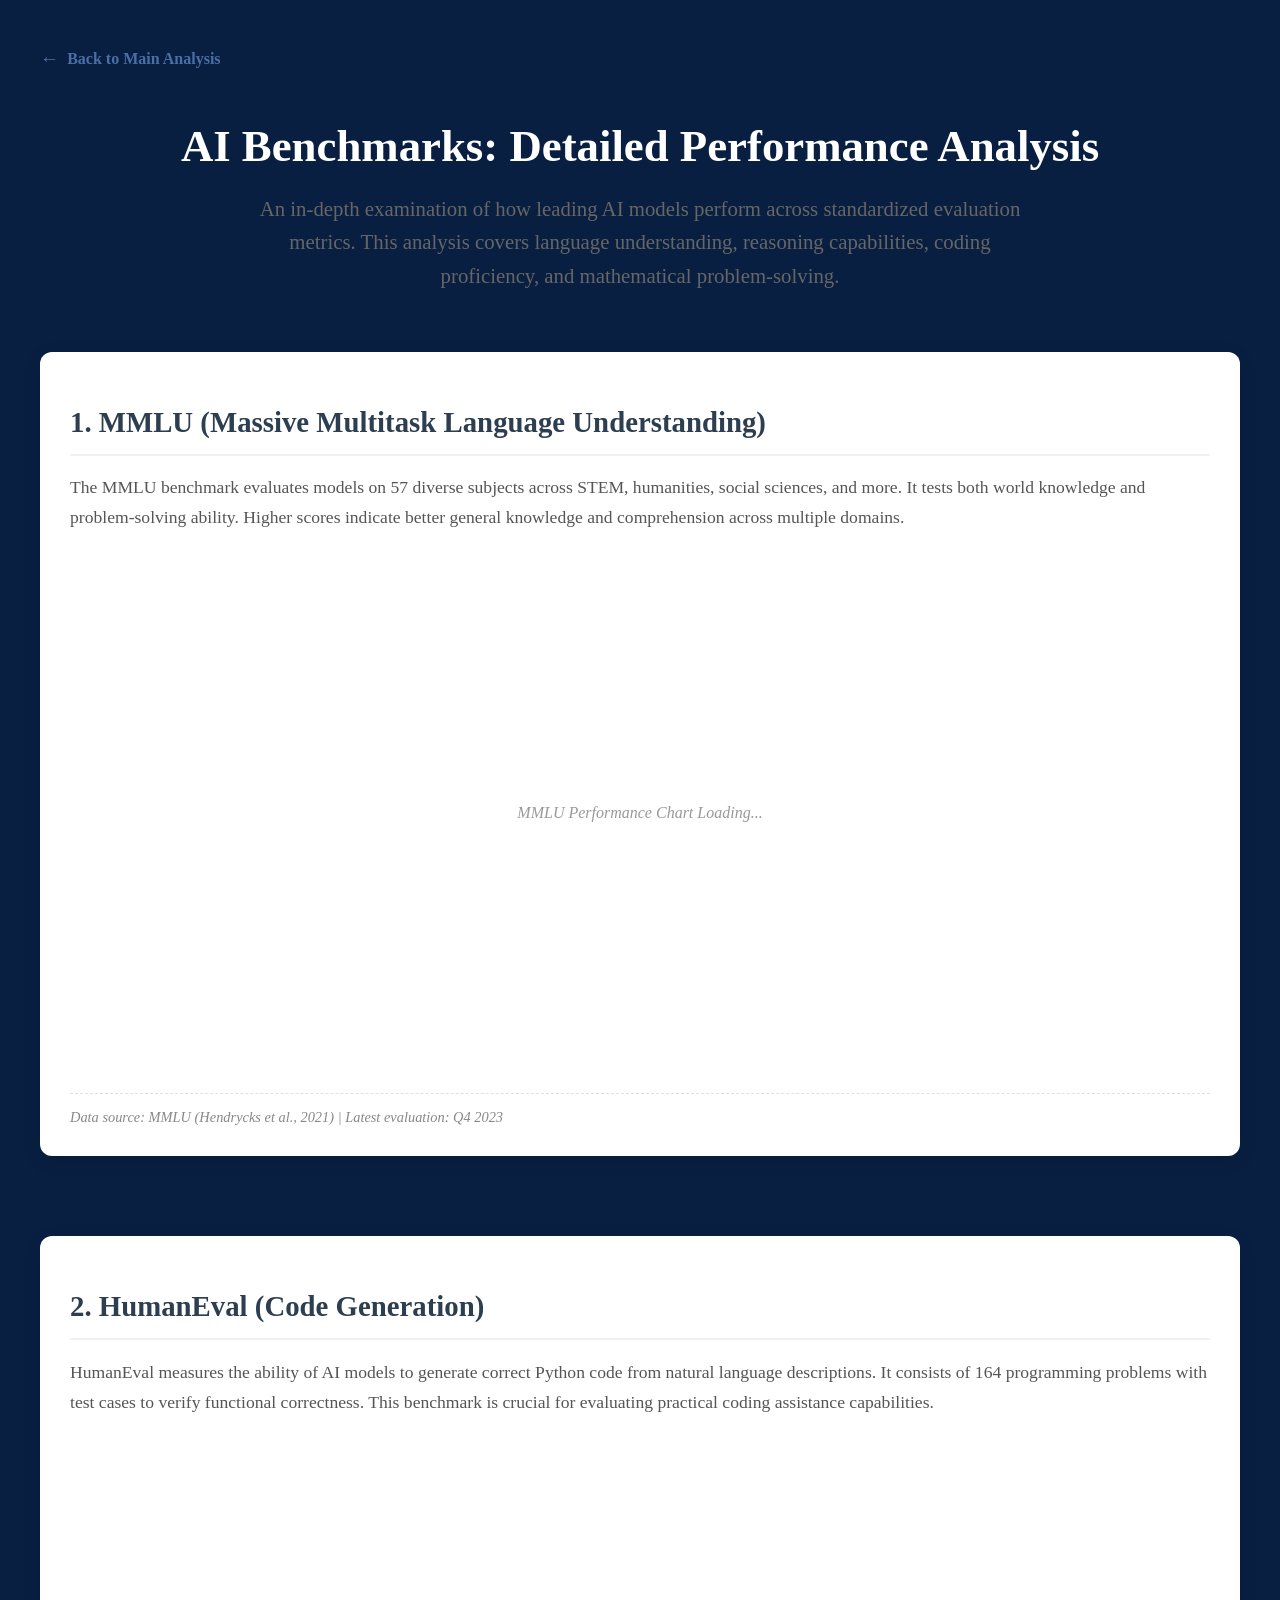
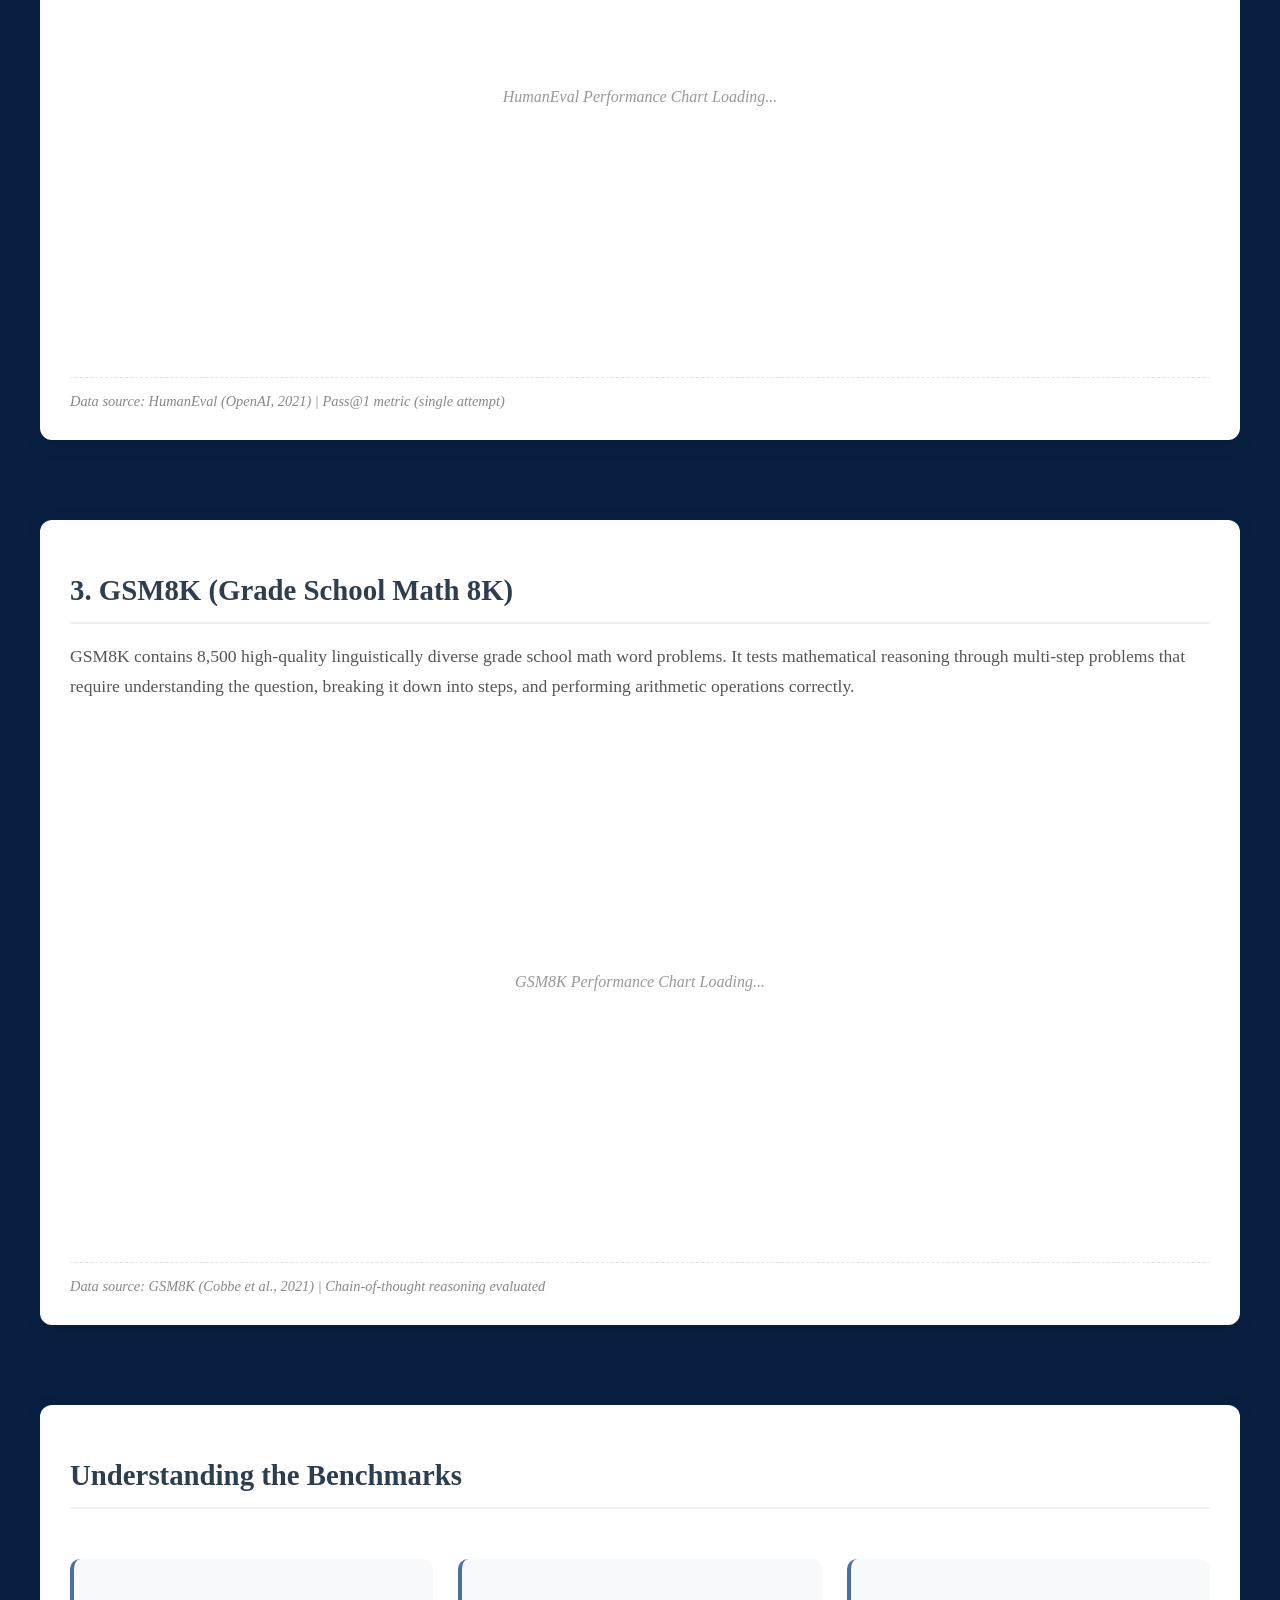
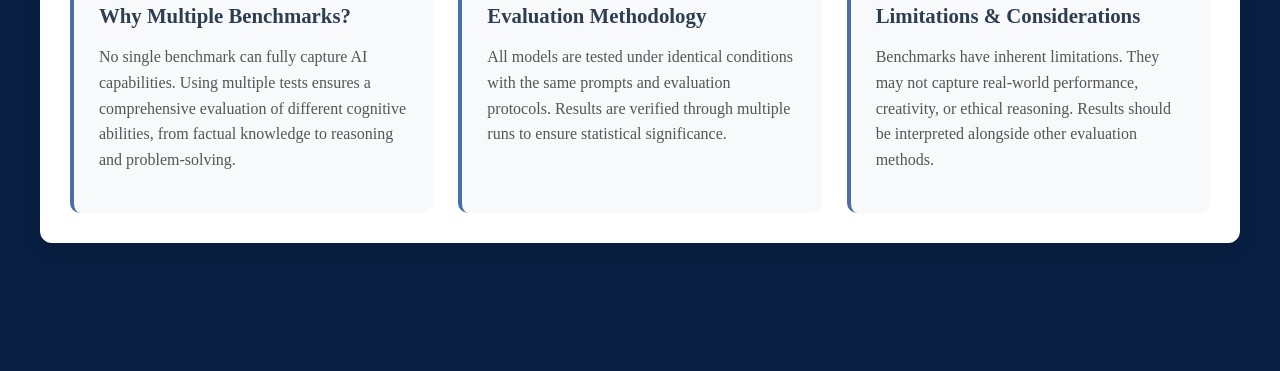
<file: Code/benchmark-details.html>
<!DOCTYPE html>
<html lang="en">
<head>
    <meta charset="UTF-8">
    <meta name="viewport" content="width=device-width, initial-scale=1.0">
    <title>Benchmarks Analysis - AI Performance Details</title>
    <meta name="description" content="Detailed analysis of AI model performance across various benchmarks including MMLU, HumanEval, and GSM8K">
    <meta name="keywords" content="AI benchmarks, performance metrics, MMLU, HumanEval, GSM8K, AI evaluation">
    
    <link rel="stylesheet" href="benchmark-details.css">
    <link href="https://fonts.googleapis.com/css2?family=Inter:wght@300;400;600;700&display=swap" rel="stylesheet">
    <script src="https://d3js.org/d3.v7.min.js"></script>
</head>
<body>
    <div class="detail-container">
        <!-- Link to go back to the homepage -->
        <a href="index.html#section-benchmarks" class="back-link">
            <span class="back-arrow">←</span> Back to Main Analysis
        </a>
        
        
        <header class="detail-header">
            <h1 class="detail-title">AI Benchmarks: Detailed Performance Analysis</h1>
            <p class="detail-subtitle">
                An in-depth examination of how leading AI models perform across standardized evaluation metrics. 
                This analysis covers language understanding, reasoning capabilities, coding proficiency, and mathematical problem-solving.
            </p>
        </header>
        
        <section class="chart-section" id="chart-mmlu">
            <h2 class="chart-title">1. MMLU (Massive Multitask Language Understanding)</h2>
            <p class="chart-description">
                The MMLU benchmark evaluates models on 57 diverse subjects across STEM, humanities, social sciences, and more. 
                It tests both world knowledge and problem-solving ability. Higher scores indicate better general knowledge 
                and comprehension across multiple domains.
            </p>
            
            <div class="chart-container" id="chart-mmlu-container">
                <!-- Grafico MMLU verrà inserito qui via JavaScript -->
                <div class="chart-placeholder" style="display: flex; align-items: center; justify-content: center; height: 100%; color: #999; font-style: italic;">
                    MMLU Performance Chart Loading...
                </div>
            </div>
            
            <div class="chart-notes">
                Data source: MMLU (Hendrycks et al., 2021) | Latest evaluation: Q4 2023
            </div>
        </section>
        
        <!-- Sezione per il secondo grafico -->
        <section class="chart-section" id="chart-humaneval">
            <h2 class="chart-title">2. HumanEval (Code Generation)</h2>
            <p class="chart-description">
                HumanEval measures the ability of AI models to generate correct Python code from natural language descriptions. 
                It consists of 164 programming problems with test cases to verify functional correctness. This benchmark is crucial 
                for evaluating practical coding assistance capabilities.
            </p>
            
            <div class="chart-container" id="chart-humaneval-container">
                <!-- Grafico HumanEval verrà inserito qui via JavaScript -->
                <div class="chart-placeholder" style="display: flex; align-items: center; justify-content: center; height: 100%; color: #999; font-style: italic;">
                    HumanEval Performance Chart Loading...
                </div>
            </div>
            
            <div class="chart-notes">
                Data source: HumanEval (OpenAI, 2021) | Pass@1 metric (single attempt)
            </div>
        </section>
        
        <!-- Sezione per il terzo grafico -->
        <section class="chart-section" id="chart-gsm8k">
            <h2 class="chart-title">3. GSM8K (Grade School Math 8K)</h2>
            <p class="chart-description">
                GSM8K contains 8,500 high-quality linguistically diverse grade school math word problems. 
                It tests mathematical reasoning through multi-step problems that require understanding the question, 
                breaking it down into steps, and performing arithmetic operations correctly.
            </p>
            
            <div class="chart-container" id="chart-gsm8k-container">
                <!-- Grafico GSM8K verrà inserito qui via JavaScript -->
                <div class="chart-placeholder" style="display: flex; align-items: center; justify-content: center; height: 100%; color: #999; font-style: italic;">
                    GSM8K Performance Chart Loading...
                </div>
            </div>
            
            <div class="chart-notes">
                Data source: GSM8K (Cobbe et al., 2021) | Chain-of-thought reasoning evaluated
            </div>
        </section>
        
        <!-- Sezione informativa sui benchmark -->
        <section class="chart-section">
            <h2 class="chart-title">Understanding the Benchmarks</h2>
            
            <div class="benchmark-info">
                <div class="info-card">
                    <h3>Why Multiple Benchmarks?</h3>
                    <p>No single benchmark can fully capture AI capabilities. Using multiple tests ensures a comprehensive evaluation of different cognitive abilities, from factual knowledge to reasoning and problem-solving.</p>
                </div>
                
                <div class="info-card">
                    <h3>Evaluation Methodology</h3>
                    <p>All models are tested under identical conditions with the same prompts and evaluation protocols. Results are verified through multiple runs to ensure statistical significance.</p>
                </div>
                
                <div class="info-card">
                    <h3>Limitations & Considerations</h3>
                    <p>Benchmarks have inherent limitations. They may not capture real-world performance, creativity, or ethical reasoning. Results should be interpreted alongside other evaluation methods.</p>
                </div>
            </div>
        </section>
    </div>

    <script>
        // Placeholder per il codice JavaScript che creerà i grafici
        // In una implementazione reale, qui inseriresti il codice D3.js per creare i grafici
        
        document.addEventListener('DOMContentLoaded', function() {
            console.log('Benchmark detail page loaded');
            
            // Esempio di struttura dati per i grafici
            const benchmarkData = {
                mmlu: [
                    { model: 'GPT-4', score: 86.4 },
                    { model: 'Claude-3 Opus', score: 84.1 },
                    { model: 'Gemini Ultra', score: 83.7 },
                    { model: 'GPT-3.5', score: 70.0 },
                    { model: 'Llama 2 70B', score: 68.9 }
                ],
                humaneval: [
                    { model: 'GPT-4', score: 82.0 },
                    { model: 'Claude-3 Opus', score: 79.3 },
                    { model: 'Gemini Ultra', score: 77.8 },
                    { model: 'GPT-3.5', score: 48.1 },
                    { model: 'Llama 2 70B', score: 42.5 }
                ],
                gsm8k: [
                    { model: 'GPT-4', score: 92.0 },
                    { model: 'Claude-3 Opus', score: 91.2 },
                    { model: 'Gemini Ultra', score: 90.8 },
                    { model: 'GPT-3.5', score: 80.8 },
                    { model: 'Llama 2 70B', score: 76.8 }
                ]
            };
            
            // Qui andrà il codice per inizializzare i grafici con D3.js
            // initializeMMLUChart(benchmarkData.mmlu);
            // initializeHumanEvalChart(benchmarkData.humaneval);
            // initializeGSM8KChart(benchmarkData.gsm8k);
        });
    </script>
    
    <!-- Eventuali script aggiuntivi per i grafici -->
    <!-- <script src="benchmark-charts.js"></script> -->
</body>
</html>
</file>
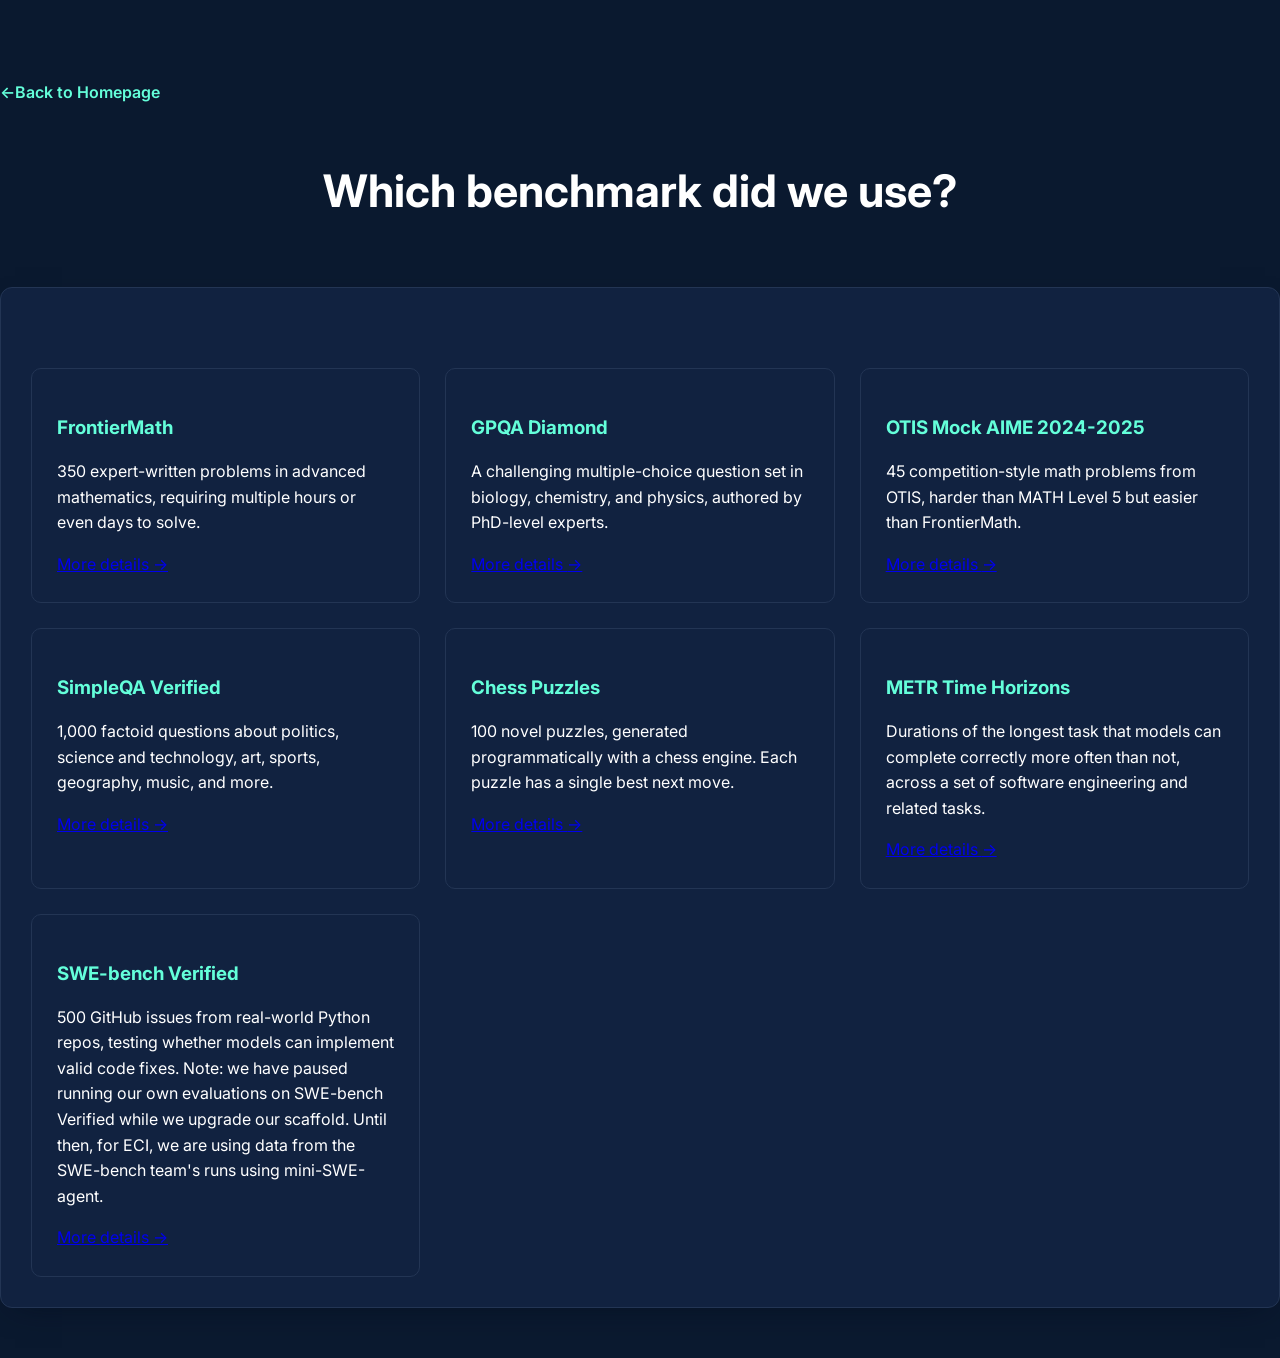
<file: pages/details-bench.html>
<!DOCTYPE html>
<html lang="en">
    <head>
    <meta charset="UTF-8">
    <meta name="viewport" content="width=device-width, initial-scale=1.0">
    <title>Detailed Benchmark</title>

    <link rel="stylesheet" href="benchmark-details.css">
    <link href="https://fonts.googleapis.com/css2?family=Inter:wght@300;400;600;700&display=swap" rel="stylesheet">
    <script src="https://d3js.org/d3.v7.min.js"></script>
</head>

<body>
    <div class="detail-container"></div>

        <!-- Link to go back to the homepage -->
        <a href="benchmark-details.html#benchmark-Info" class="back-link">
            <span class="back-arrow">←</span> Back to Homepage
        </a>

        <header class="detail-header">
            <h1 class="detail-title">
                Which benchmark did we use?
            </h1>
        </header>

        <section class="chart-section">
            
            <div class="benchmark-info">
                <div class="info-card">
                    <h3>FrontierMath</h3>
                    <p>350 expert-written problems in advanced mathematics, requiring multiple hours or even days to solve.</p>
                    <a href="https://epoch.ai/benchmarks/frontiermath" class="btn-primary">
                        More details
                        <span class="btn-arrow">→</span>
                    </a>
                </div>
                
                <div class="info-card">
                    <h3>GPQA Diamond</h3>
                    <p>A challenging multiple-choice question set in biology, chemistry, and physics, authored by PhD-level experts.</p>
                    <a href="https://epoch.ai/benchmarks/gpqa-diamond" class="btn-primary">
                        More details
                        <span class="btn-arrow">→</span>
                    </a>
                </div>
                
                <div class="info-card">
                    <h3>OTIS Mock AIME 2024-2025</h3>
                    <p>45 competition-style math problems from OTIS, harder than MATH Level 5 but easier than FrontierMath.</p>
                    <a href="https://epoch.ai/benchmarks/otis-mock-aime-2024-2025" class="btn-primary">
                        More details
                        <span class="btn-arrow">→</span>
                    </a>
                </div>

                <div class="info-card">
                    <h3>SimpleQA Verified</h3>
                    <p>1,000 factoid questions about politics, science and technology, art, sports, geography, music, and more.</p>
                    <a href="https://epoch.ai/benchmarks/simple-qa-verified" class="btn-primary">
                        More details
                        <span class="btn-arrow">→</span>
                    </a>
                </div>

                <div class="info-card">
                    <h3>Chess Puzzles</h3>
                    <p>100 novel puzzles, generated programmatically with a chess engine. Each puzzle has a single best next move.</p>
                    <a href="https://epoch.ai/benchmarks/chess-puzzles" class="btn-primary">
                        More details
                        <span class="btn-arrow">→</span>
                    </a>
                </div>

                <div class="info-card">
                    <h3>METR Time Horizons</h3>
                    <p>Durations of the longest task that models can complete correctly more often than not, across a set of software engineering and related tasks.</p>
                    <a href="https://epoch.ai/benchmarks/metr-time-horizons" class="btn-primary">
                        More details
                        <span class="btn-arrow">→</span>
                    </a>
                </div>

                <div class="info-card">
                    <h3>SWE-bench Verified</h3>
                    <p>500 GitHub issues from real-world Python repos, testing whether models can implement valid code fixes. Note: we have paused running our own evaluations on SWE-bench Verified while we upgrade our scaffold. Until then, for ECI, we are using data from the SWE-bench team's runs using mini-SWE-agent.</p>
                    <a href="https://epoch.ai/benchmarks/swe-bench-verified" class="btn-primary">
                        More details
                        <span class="btn-arrow">→</span>
                    </a>
                </div>
            </div>
        </section>
    </div>
    
</body>
</file>
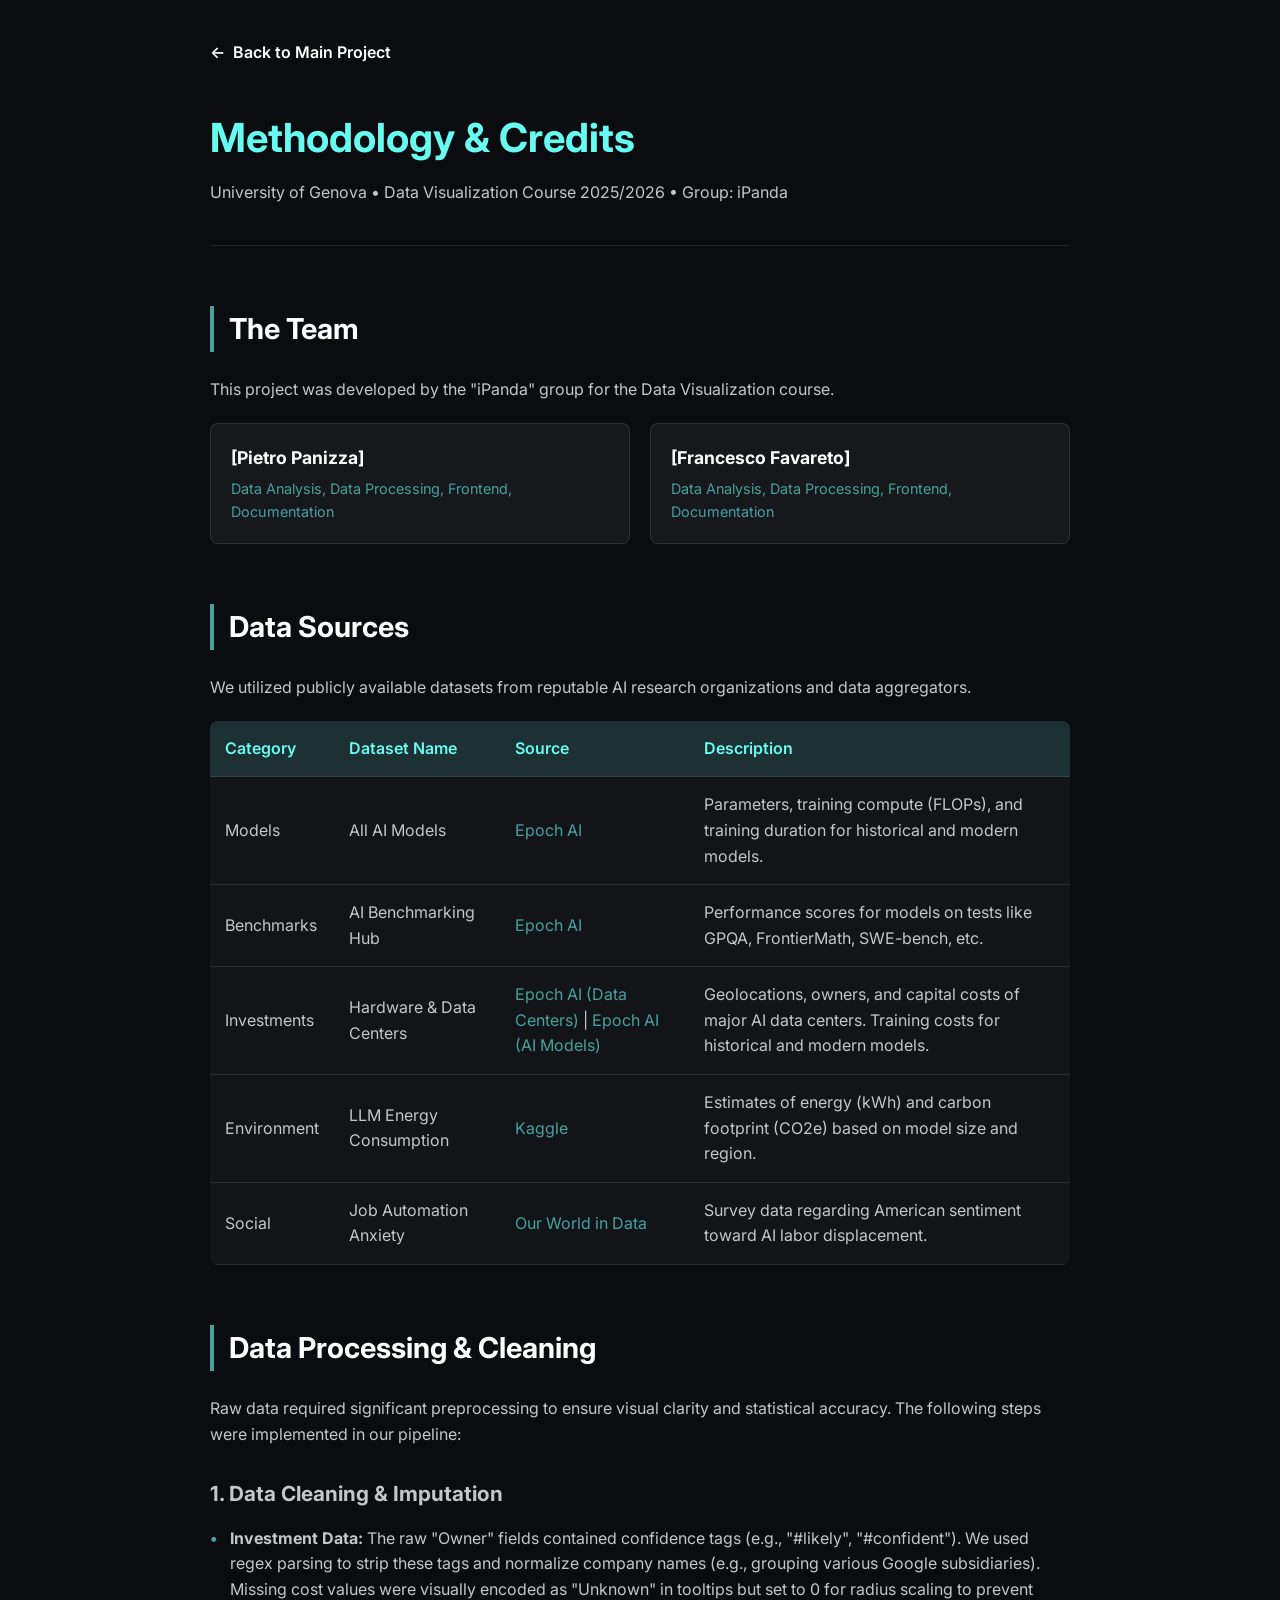
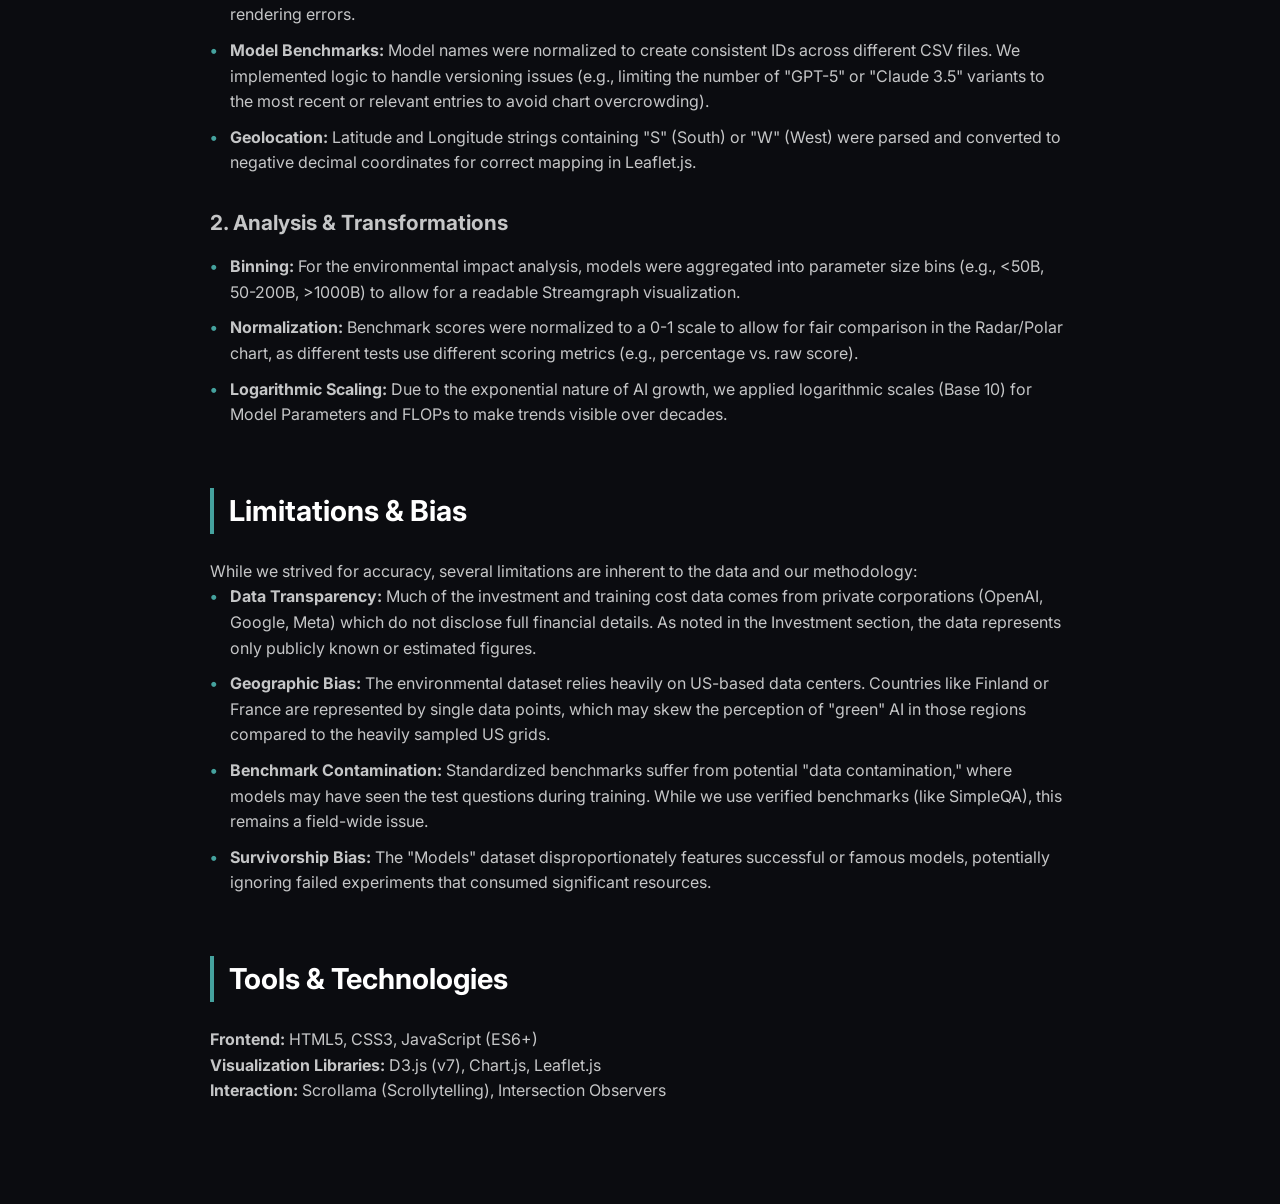
<file: pages/methodology.html>
<!DOCTYPE html>
<html lang="en">
<head>
    <meta charset="UTF-8">
    <meta name="viewport" content="width=device-width, initial-scale=1.0">
    <title>Methodology & Team | AI Analysis</title>
    
    <link rel="stylesheet" href="../assets/css/style.css">
    <link href="https://fonts.googleapis.com/css2?family=Inter:wght@300;400;600;700&display=swap" rel="stylesheet">
    
    <style>
        /* Methodology specific styles */
        body {
            background-color: #0b0c10;
            color: #c5c6c7;
            font-family: 'Inter', sans-serif;
            line-height: 1.6;
        }

        .meth-container {
            max-width: 900px;
            margin: 0 auto;
            padding: 40px 20px;
        }

        .meth-header {
            margin-bottom: 60px;
            border-bottom: 1px solid rgba(255,255,255,0.1);
            padding-bottom: 40px;
        }

        .meth-title {
            font-size: 2.5rem;
            color: #66fcf1;
            margin-bottom: 10px;
        }

        .meth-section {
            margin-bottom: 60px;
        }

        .meth-section h2 {
            font-size: 1.8rem;
            color: #fff;
            margin-bottom: 25px;
            border-left: 4px solid #45a29e;
            padding-left: 15px;
        }

        .meth-section h3 {
            font-size: 1.3rem;
            color: #c5c6c7;
            margin-top: 30px;
            margin-bottom: 15px;
        }

        /* Tables for Data Sources */
        .source-table {
            width: 100%;
            border-collapse: collapse;
            margin-top: 20px;
            background: rgba(255,255,255,0.03);
            border-radius: 8px;
            overflow: hidden;
        }

        .source-table th, .source-table td {
            padding: 15px;
            text-align: left;
            border-bottom: 1px solid rgba(255,255,255,0.1);
        }

        .source-table th {
            background-color: rgba(69, 162, 158, 0.2);
            color: #66fcf1;
            font-weight: 600;
        }

        .source-table a {
            color: #45a29e;
            text-decoration: none;
            transition: color 0.3s;
        }

        .source-table a:hover {
            color: #66fcf1;
            text-decoration: underline;
        }

        /* Team Grid */
        .team-grid {
            display: grid;
            grid-template-columns: repeat(auto-fit, minmax(200px, 1fr));
            gap: 20px;
            margin-top: 20px;
        }

        .team-card {
            background: rgba(255,255,255,0.05);
            padding: 20px;
            border-radius: 8px;
            border: 1px solid rgba(255,255,255,0.1);
        }

        .team-name {
            color: #fff;
            font-weight: 700;
            font-size: 1.1rem;
        }

        .team-role {
            color: #45a29e;
            font-size: 0.9rem;
            margin-top: 5px;
        }

        .back-nav {
            margin-bottom: 40px;
        }

        .back-nav a {
            color: #fff;
            text-decoration: none;
            display: flex;
            align-items: center;
            gap: 8px;
            font-weight: 600;
        }

        .back-nav a:hover {
            color: #66fcf1;
        }

        ul.tech-list {
            list-style-type: none; /* Remove default bullets */
            padding-left: 0;
        }

        ul.tech-list li {
            position: relative;
            padding-left: 20px;
            margin-bottom: 10px;
        }

        ul.tech-list li::before {
            content: "•";
            color: #45a29e;
            font-weight: bold;
            position: absolute;
            left: 0;
        }
    </style>
</head>
<body>

    <div class="meth-container">
        <nav class="back-nav">
            <a href="../index.html"><span>←</span> Back to Main Project</a>
        </nav>

        <header class="meth-header">
            <h1 class="meth-title">Methodology & Credits</h1>
            <p>University of Genova • Data Visualization Course 2025/2026 • Group: iPanda</p>
        </header>

        <section class="meth-section">
            <h2>The Team</h2>
            <p>This project was developed by the "iPanda" group for the Data Visualization course.</p>
            <div class="team-grid">
                <div class="team-card">
                    <div class="team-name">[Pietro Panizza]</div>
                    <div class="team-role">Data Analysis, Data Processing, Frontend, Documentation</div>
                </div>
                <div class="team-card">
                    <div class="team-name">[Francesco Favareto]</div>
                    <div class="team-role">Data Analysis, Data Processing, Frontend, Documentation</div>
                </div>
            </div>
        </section>

        <section class="meth-section">
            <h2>Data Sources</h2>
            <p>We utilized publicly available datasets from reputable AI research organizations and data aggregators.</p>
            <table class="source-table">
                <thead>
                    <tr>
                        <th>Category</th>
                        <th>Dataset Name</th>
                        <th>Source</th>
                        <th>Description</th>
                    </tr>
                </thead>
                <tbody>
                    <tr>
                        <td>Models</td>
                        <td>All AI Models</td>
                        <td><a href="https://epoch.ai/data/ai-models" target="_blank">Epoch AI</a></td>
                        <td>Parameters, training compute (FLOPs), and training duration for historical and modern models.</td>
                    </tr>
                    <tr>
                        <td>Benchmarks</td>
                        <td>AI Benchmarking Hub</td>
                        <td><a href="https://epoch.ai/benchmarks/use-this-data" target="_blank">Epoch AI</a></td>
                        <td>Performance scores for models on tests like GPQA, FrontierMath, SWE-bench, etc.</td>
                    </tr>
                    <tr>
                        <td>Investments</td>
                        <td>Hardware & Data Centers</td>
                        <td>
                            <a href="https://epoch.ai/data/data-centers" target="_blank">Epoch AI (Data Centers)</a> | 
                            <a href="https://epoch.ai/data/ai-models" target="_blank">Epoch AI (AI Models)</a>
                        </td>
                        <td>Geolocations, owners, and capital costs of major AI data centers. Training costs for historical and modern models.</td>
                    </tr>
                    <tr>
                        <td>Environment</td>
                        <td>LLM Energy Consumption</td>
                        <td><a href="https://www.kaggle.com/datasets/nitishkumar2k01/llms-energy-consumption-dataset" target="_blank">Kaggle</a></td>
                        <td>Estimates of energy (kWh) and carbon footprint (CO2e) based on model size and region.</td>
                    </tr>
                    <tr>
                        <td>Social</td>
                        <td>Job Automation Anxiety</td>
                        <td><a href="https://ourworldindata.org/grapher/americans-worry-work-being-automated" target="_blank">Our World in Data</a></td>
                        <td>Survey data regarding American sentiment toward AI labor displacement.</td>
                    </tr>
                </tbody>
            </table>
        </section>

        <section class="meth-section">
            <h2>Data Processing & Cleaning</h2>
            <p>Raw data required significant preprocessing to ensure visual clarity and statistical accuracy. The following steps were implemented in our pipeline:</p>

            <h3>1. Data Cleaning & Imputation</h3>
            <ul class="tech-list">
                <li><strong>Investment Data:</strong> The raw "Owner" fields contained confidence tags (e.g., "#likely", "#confident"). We used regex parsing to strip these tags and normalize company names (e.g., grouping various Google subsidiaries). Missing cost values were visually encoded as "Unknown" in tooltips but set to 0 for radius scaling to prevent rendering errors.</li>
                <li><strong>Model Benchmarks:</strong> Model names were normalized to create consistent IDs across different CSV files. We implemented logic to handle versioning issues (e.g., limiting the number of "GPT-5" or "Claude 3.5" variants to the most recent or relevant entries to avoid chart overcrowding).</li>
                <li><strong>Geolocation:</strong> Latitude and Longitude strings containing "S" (South) or "W" (West) were parsed and converted to negative decimal coordinates for correct mapping in Leaflet.js.</li>
            </ul>

            <h3>2. Analysis & Transformations</h3>
            <ul class="tech-list">
                <li><strong>Binning:</strong> For the environmental impact analysis, models were aggregated into parameter size bins (e.g., <50B, 50-200B, >1000B) to allow for a readable Streamgraph visualization.</li>
                <li><strong>Normalization:</strong> Benchmark scores were normalized to a 0-1 scale to allow for fair comparison in the Radar/Polar chart, as different tests use different scoring metrics (e.g., percentage vs. raw score).</li>
                <li><strong>Logarithmic Scaling:</strong> Due to the exponential nature of AI growth, we applied logarithmic scales (Base 10) for Model Parameters and FLOPs to make trends visible over decades.</li>
            </ul>
        </section>

        <section class="meth-section">
            <h2>Limitations & Bias</h2>
            <p>While we strived for accuracy, several limitations are inherent to the data and our methodology:</p>
            
            <ul class="tech-list">
                <li><strong>Data Transparency:</strong> Much of the investment and training cost data comes from private corporations (OpenAI, Google, Meta) which do not disclose full financial details. As noted in the Investment section, the data represents only publicly known or estimated figures.</li>
                <li><strong>Geographic Bias:</strong> The environmental dataset relies heavily on US-based data centers. Countries like Finland or France are represented by single data points, which may skew the perception of "green" AI in those regions compared to the heavily sampled US grids.</li>
                <li><strong>Benchmark Contamination:</strong> Standardized benchmarks suffer from potential "data contamination," where models may have seen the test questions during training. While we use verified benchmarks (like SimpleQA), this remains a field-wide issue.</li>
                <li><strong>Survivorship Bias:</strong> The "Models" dataset disproportionately features successful or famous models, potentially ignoring failed experiments that consumed significant resources.</li>
            </ul>
        </section>

        <section class="meth-section">
            <h2>Tools & Technologies</h2>
            <p>
                <strong>Frontend:</strong> HTML5, CSS3, JavaScript (ES6+)<br>
                <strong>Visualization Libraries:</strong> D3.js (v7), Chart.js, Leaflet.js<br>
                <strong>Interaction:</strong> Scrollama (Scrollytelling), Intersection Observers
            </p>
        </section>

    </div>
</body>
</html>
</file>
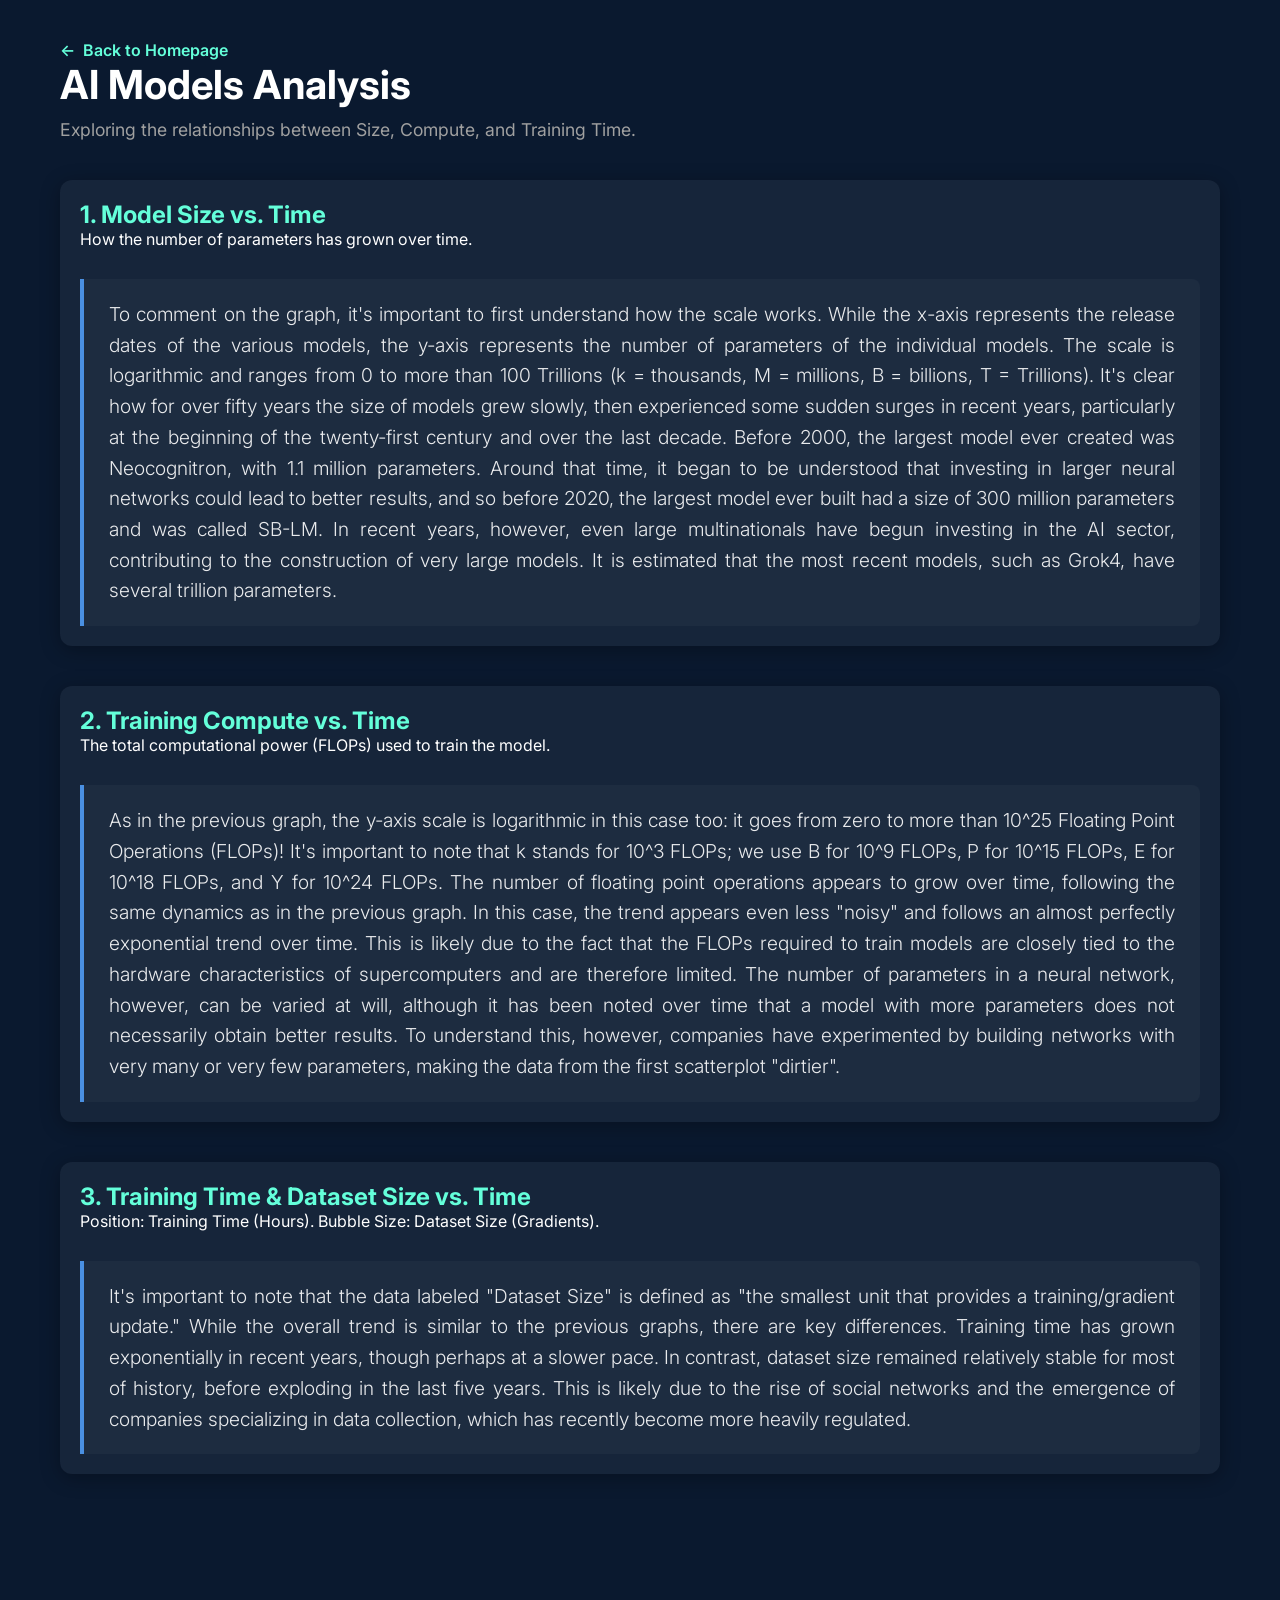
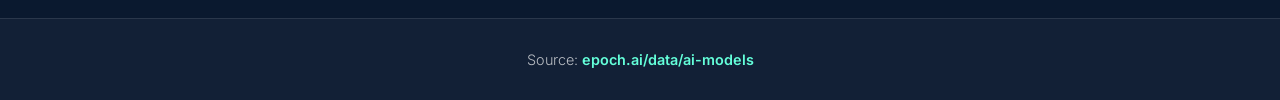
<file: pages/models-details.html>
<!DOCTYPE html>
<html lang="en">
<head>
    <meta charset="UTF-8">
    <meta name="viewport" content="width=device-width, initial-scale=1.0">
    <title>AI Models Analysis</title>
    
    <link href="https://fonts.googleapis.com/css2?family=Inter:wght@300;400;600;700&display=swap" rel="stylesheet">
    
    <link rel="stylesheet" href="../assets/css/style.css">
    <link rel="stylesheet" href="../assets/css/pages.css">
</head>
<body class="subpage-body">

    <main class="container">
        <a href="../index.html#section-models" class="back-link">
            <span class="back-arrow">←</span> Back to Homepage
        </a>
        <header class="page-header">
            <h1>AI Models Analysis</h1>
            <p>Exploring the relationships between Size, Compute, and Training Time.</p>
        </header>

        <section class="chart-section">
            <h2>1. Model Size vs. Time</h2>
            <p>How the number of parameters has grown over time.</p>
            <div id="chart-params"></div>
            
            <div class="chart-analysis">
                <p>To comment on the graph, it's important to first understand how the scale works. While the x-axis represents the release dates of the various models, the y-axis represents the number of parameters of the individual models. The scale is logarithmic and ranges from 0 to more than 100 Trillions (k = thousands, M = millions, B = billions, T = Trillions). It's clear how for over fifty years the size of models grew slowly, then experienced some sudden surges in recent years, particularly at the beginning of the twenty-first century and over the last decade. Before 2000, the largest model ever created was Neocognitron, with 1.1 million parameters. Around that time, it began to be understood that investing in larger neural networks could lead to better results, and so before 2020, the largest model ever built had a size of 300 million parameters and was called SB-LM. In recent years, however, even large multinationals have begun investing in the AI ​​sector, contributing to the construction of very large models. It is estimated that the most recent models, such as Grok4, have several trillion parameters.</p>
            </div>
        </section>

        <section class="chart-section">
            <h2>2. Training Compute vs. Time</h2>
            <p>The total computational power (FLOPs) used to train the model.</p>
            <div id="chart-compute"></div>
            
            <div class="chart-analysis">
                <p>As in the previous graph, the y-axis scale is logarithmic in this case too: it goes from zero to more than 10^25 Floating Point Operations (FLOPs)! It's important to note that k stands for 10^3 FLOPs; we use B for 10^9 FLOPs, P for 10^15 FLOPs, E for 10^18 FLOPs, and Y for 10^24 FLOPs. The number of floating point operations appears to grow over time, following the same dynamics as in the previous graph. In this case, the trend appears even less "noisy" and follows an almost perfectly exponential trend over time. This is likely due to the fact that the FLOPs required to train models are closely tied to the hardware characteristics of supercomputers and are therefore limited. The number of parameters in a neural network, however, can be varied at will, although it has been noted over time that a model with more parameters does not necessarily obtain better results. To understand this, however, companies have experimented by building networks with very many or very few parameters, making the data from the first scatterplot "dirtier".</p>
            </div>
        </section>

        <section class="chart-section">
            <h2>3. Training Time & Dataset Size vs. Time</h2>
            <p>Position: Training Time (Hours). Bubble Size: Dataset Size (Gradients).</p>
            <div id="chart-bubble"></div>
            
            <div class="chart-analysis">
                <p>It's important to note that the data labeled "Dataset Size" is defined as "the smallest unit that provides a training/gradient update." While the overall trend is similar to the previous graphs, there are key differences. Training time has grown exponentially in recent years, though perhaps at a slower pace. In contrast, dataset size remained relatively stable for most of history, before exploding in the last five years. This is likely due to the rise of social networks and the emergence of companies specializing in data collection, which has recently become more heavily regulated.</p>
            </div>
        </section>

        <div id="tooltip" class="tooltip" style="opacity:0;"></div>
    </main>

    <footer class="page-footer">
        <div class="footer-content">
            <p>Source: <a href="https://epoch.ai/data/ai-models" target="_blank" rel="noopener">epoch.ai/data/ai-models</a></p>
        </div>
    </footer>

    <script src="https://d3js.org/d3.v7.min.js"></script>
    <script src="../assets/js/models.js"></script>

</body>
</html>
</file>
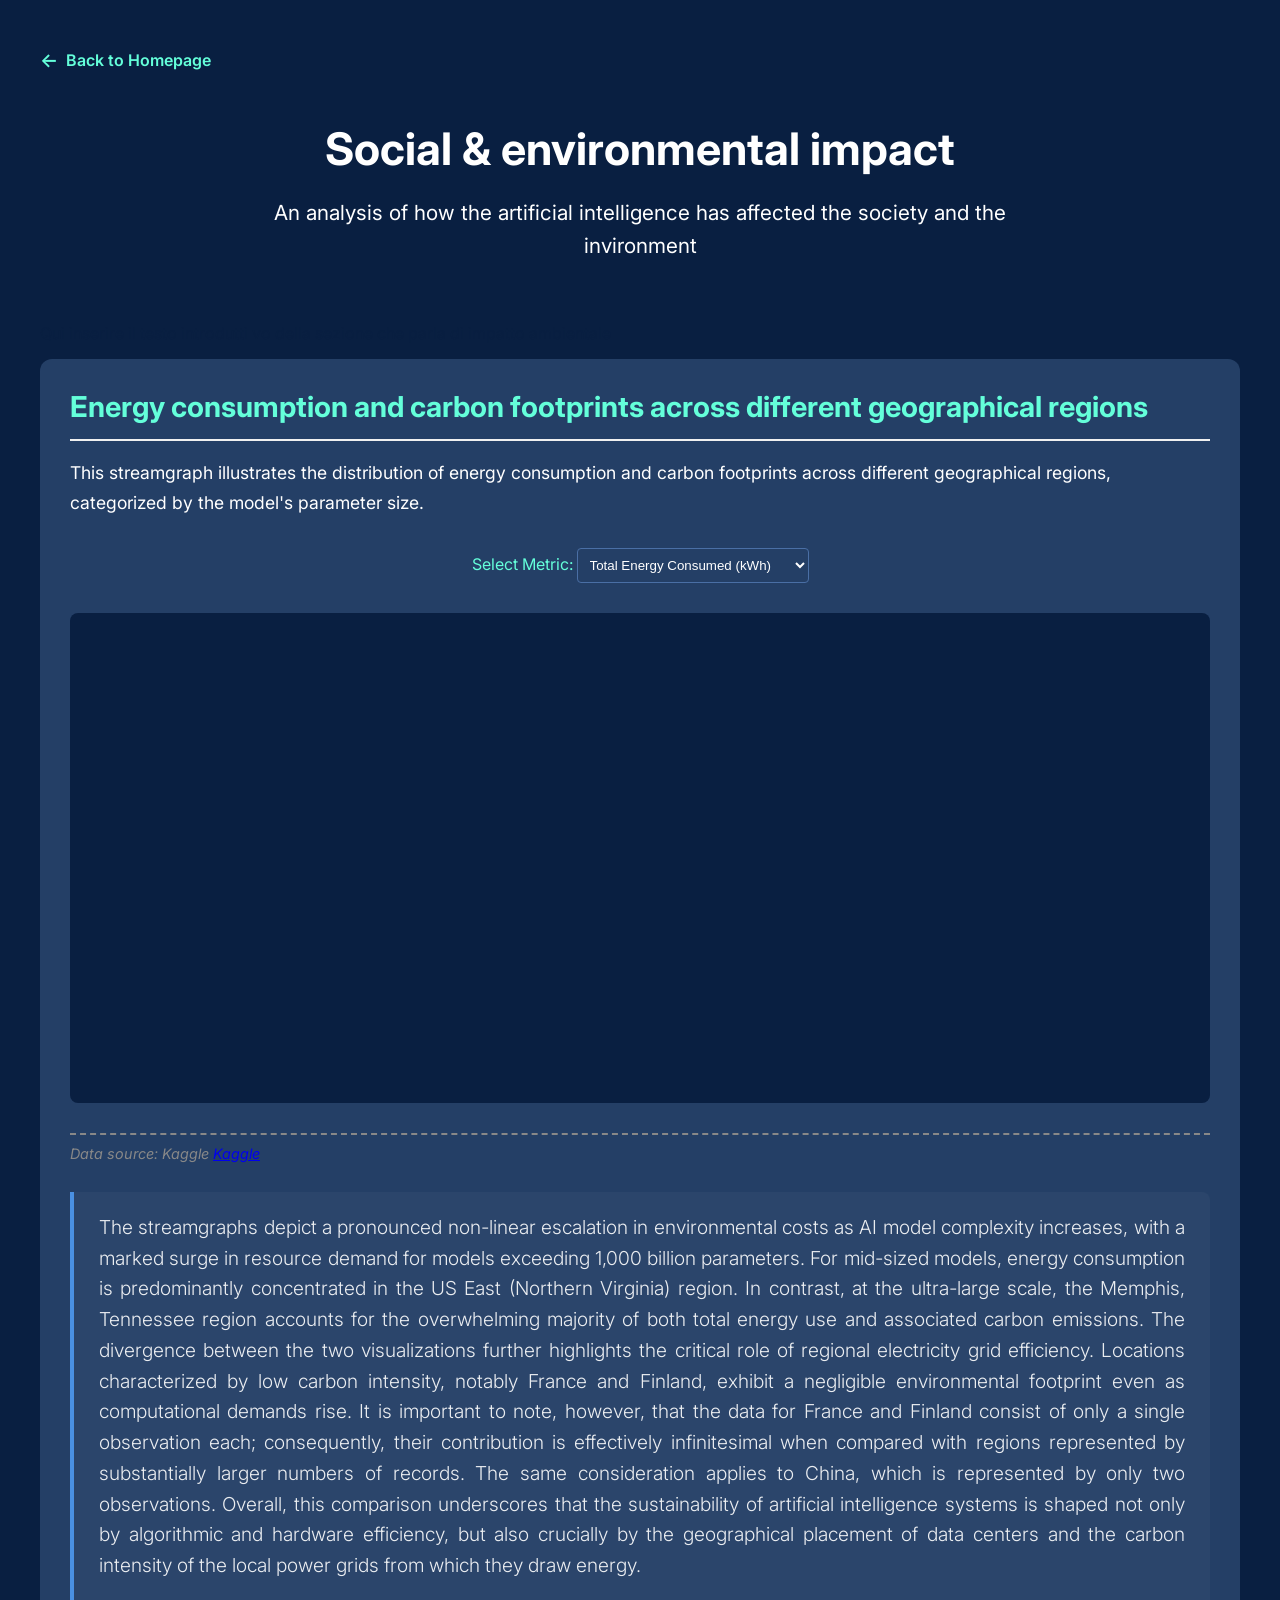
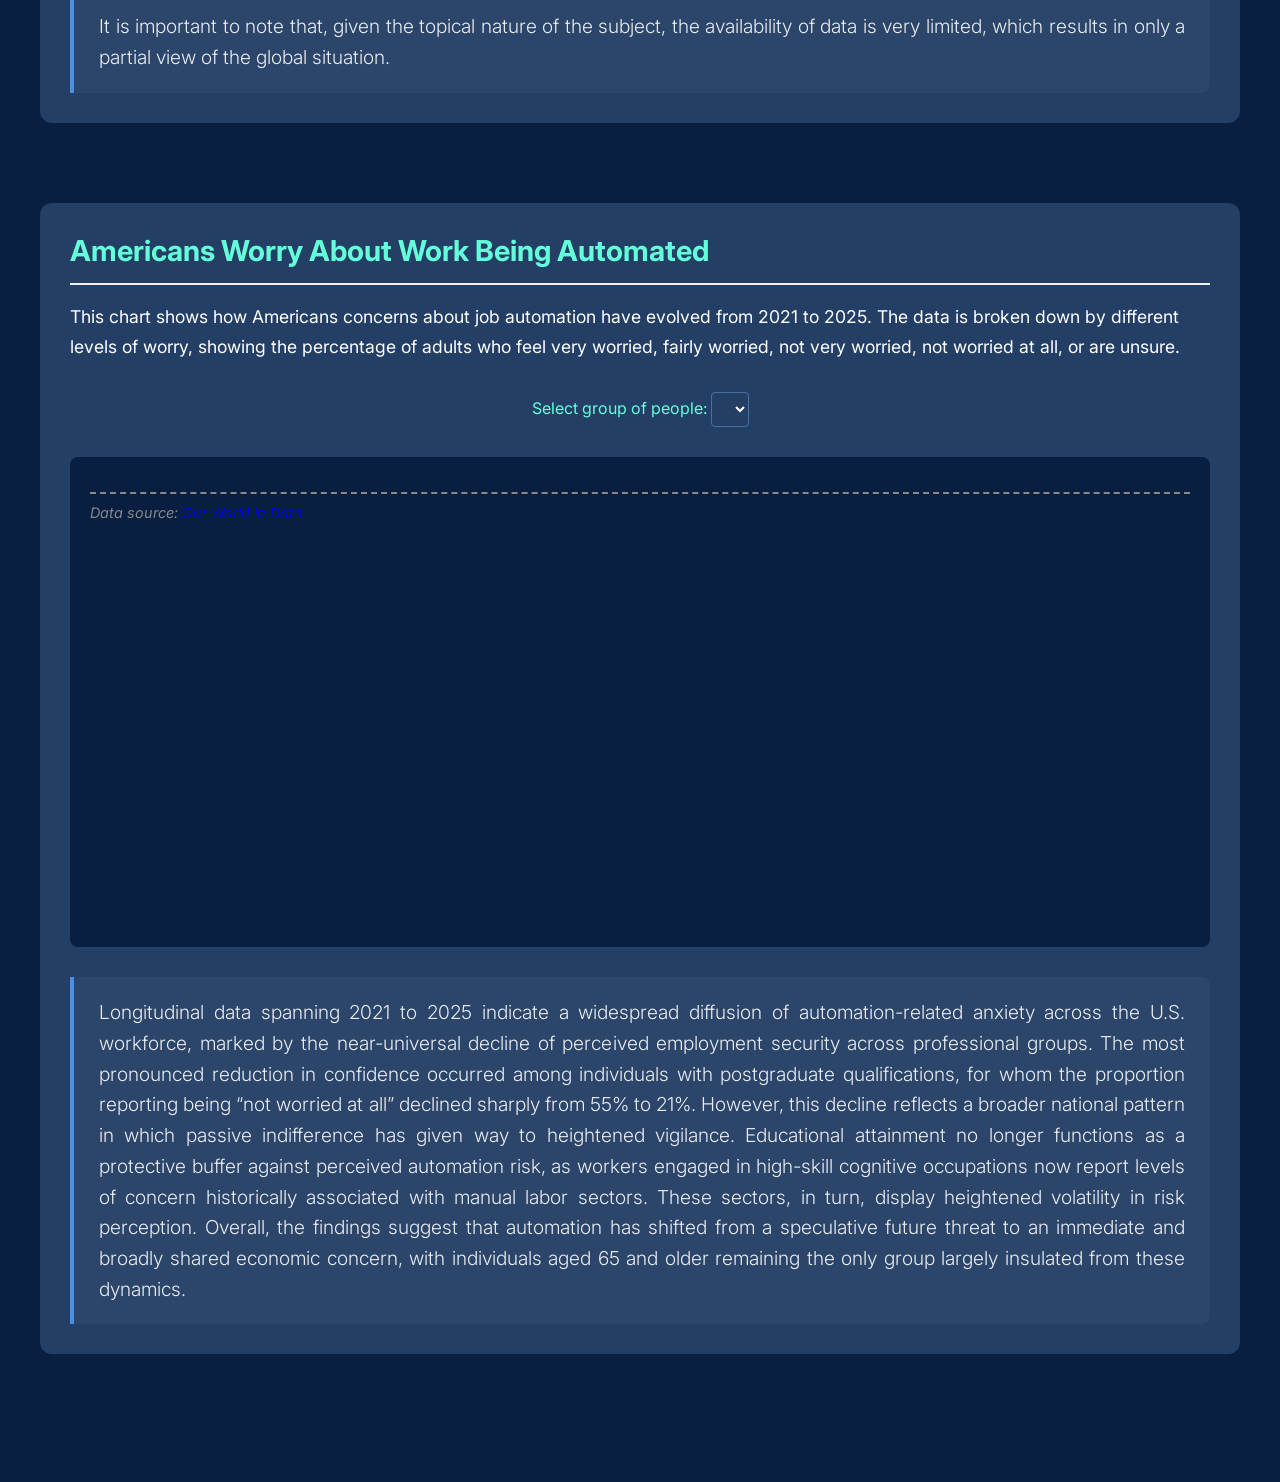
<file: pages/socio-environment-details.html>
<!DOCTYPE html>
<html lang="en">
<head>
    <meta charset="UTF-8">
    <meta name="viewport" content="width=device-width, initial-scale=1.0">
    <title>Social & environmental impact</title>
    
    <link rel="stylesheet" href="social-enviromental-impact.css">    
    <link href="https://fonts.googleapis.com/css2?family=Inter:wght@300;400;600;700&display=swap" rel="stylesheet">
    
</head>
 <body>
    <div class="detail-container">
        <a href="../index.html#section-socio-environment" class="back-link">
            <span class="back-arrow">←</span> Back to Homepage
        </a>

        <header class="detail-header">
            <h1 class="detail-title">Social & environmental impact</h1>
            <p class="detail-subtitle">
                An analysis of how the artificial intelligence has affected the society and the invironment
            </p>
        </header>

        <p class="section-description">
            Qui inserire il testo introdutti vo della sezione che parla di impatto ambientale 
        </p>

        <section class="chart-section" id="chart-environment">
            <h2 class="chart-title">Energy consumption and carbon footprints across different geographical regions</h2>
            <p class="chart-description">
                This streamgraph illustrates the distribution of energy consumption and carbon footprints 
                across different geographical regions, categorized by the model's parameter size. 
            </p>
            <div class="controls" >
                <label for="metric-select" >Select Metric:</label>
                <select id="metric-select" >
                    <option value="total_energy_kwh">Total Energy Consumed (kWh)</option>
                    <option value="total_carbon_footprint_kgco2e">Total Carbon Footprint (kgCO2e)</option>
                </select>
            </div>
            <div class="chart-container" id="chart-environment-container">
            </div>

            <div class="chart-notes">
                Data source: Kaggle <a href = "https://www.kaggle.com/datasets/nitishkumar2k01/llms-energy-consumption-dataset">Kaggle</a>
            </div>

            <div class="chart-analysis">
                <p>
                    The streamgraphs depict a pronounced non-linear escalation in environmental costs as AI model complexity increases, with a marked surge in resource demand 
                    for models exceeding 1,000 billion parameters. For mid-sized models, energy consumption is predominantly concentrated in the US East (Northern Virginia) region. 
                    In contrast, at the ultra-large scale, the Memphis, Tennessee region accounts for the overwhelming majority of both total energy use and associated carbon emissions.
                    The divergence between the two visualizations further highlights the critical role of regional electricity grid efficiency. Locations characterized by low carbon 
                    intensity, notably France and Finland, exhibit a negligible environmental footprint even as computational demands rise. It is important to note, however, that the 
                    data for France and Finland consist of only a single observation each; consequently, their contribution is effectively infinitesimal when compared with regions 
                    represented by substantially larger numbers of records. The same consideration applies to China, which is represented by only two observations.
                    Overall, this comparison underscores that the sustainability of artificial intelligence systems is shaped not only by algorithmic and hardware efficiency, but 
                    also crucially by the geographical placement of data centers and the carbon intensity of the local power grids from which they draw energy.
                    <br>
                    <br>
                    It is important to note that, given the topical nature of the subject, the availability of data is very limited, which results in only a partial view of the global situation.
                </p>
            </div>

        </section>


        <section class="chart-section">
            <h2 class="chart-title">Americans Worry About Work Being Automated</h2>
            <p class="chart-description">
                This chart shows how Americans concerns about job automation have evolved from 2021 to 2025. 
                The data is broken down by different levels of worry, showing the percentage of adults who 
                feel very worried, fairly worried, not very worried, not worried at all, or are unsure.
            </p>

            <div class="controls">
                <label for="entity-select">Select group of people:</label>
                <select id="entity-select"></select> 
            </div>

            <div class="chart-container">
                <div id="chart-social"></div>
                <div class="chart-notes">
                    Data source: <a href="https://ourworldindata.org/grapher/americans-worry-work-being-automated">Our World in Data</a>
                </div>
            </div>

            <div class="chart-analysis">
                <p>
                    Longitudinal data spanning 2021 to 2025 indicate a widespread diffusion of automation-related anxiety across the U.S. workforce, 
                    marked by the near-universal decline of perceived employment security across professional groups. The most pronounced reduction in 
                    confidence occurred among individuals with postgraduate qualifications, for whom the proportion reporting being “not worried at all” 
                    declined sharply from 55% to 21%. However, this decline reflects a broader national pattern in which passive indifference has given 
                    way to heightened vigilance. Educational attainment no longer functions as a protective buffer against perceived automation risk, 
                    as workers engaged in high-skill cognitive occupations now report levels of concern historically associated with manual labor sectors. 
                    These sectors, in turn, display heightened volatility in risk perception. Overall, the findings suggest that automation has shifted from 
                    a speculative future threat to an immediate and broadly shared economic concern, with individuals aged 65 and older remaining the only 
                    group largely insulated from these dynamics.
                </p>
            </div>

        </section>
    </div>

    <script src="https://d3js.org/d3.v7.min.js"></script>
    <script src="../assets/js/streamgraph.js"></script>
    <script src="../assets/js/Linechart.js"></script>
    
 </body>
</file>
<file: Code/benchmark-details.css>
body{
    background-color: #091f41;
}

/* Stili specifici per la pagina di dettaglio */
        .detail-container {
            max-width: 1200px;
            margin: 0 auto;
            padding: 40px 20px;
        }
        
        .detail-header {
            margin-bottom: 60px;
            text-align: center;
            color: #fff;
        }
        
        .detail-title {
            font-size: 2.8rem;
            font-weight: 700;
            color: #fff;
            margin-bottom: 20px;
        }
        
        .detail-subtitle {
            font-size: 1.3rem;
            color: #666;
            max-width: 800px;
            margin: 0 auto 30px;
            line-height: 1.6;
        }
        
        .back-link {
            display: inline-flex;
            align-items: center;
            color: #4a6fa5;
            text-decoration: none;
            font-weight: 600;
            margin-bottom: 20px;
            transition: color 0.3s;
        }
        
        .back-link:hover {
            color: #2a4a7a;
        }
        
        .back-arrow {
            margin-right: 8px;
            font-size: 1.2rem;
        }
        
        .chart-section {
            margin-bottom: 80px;
            background: #fff;
            border-radius: 12px;
            padding: 30px;
            box-shadow: 0 5px 20px rgba(0,0,0,0.08);
        }
        
        .chart-title {
            font-size: 1.8rem;
            font-weight: 600;
            color: #2c3e50;
            margin-bottom: 15px;
            padding-bottom: 15px;
            border-bottom: 2px solid #f0f0f0;
        }
        
        .chart-description {
            color: #555;
            line-height: 1.7;
            margin-bottom: 30px;
            font-size: 1.1rem;
        }
        
        .chart-container {
            height: 500px;
            margin: 30px 0;
            position: relative;
        }
        
        .chart-notes {
            font-size: 0.9rem;
            color: #888;
            font-style: italic;
            margin-top: 15px;
            padding-top: 15px;
            border-top: 1px dashed #e0e0e0;
        }
        
        .benchmark-info {
            display: grid;
            grid-template-columns: repeat(auto-fit, minmax(300px, 1fr));
            gap: 25px;
            margin-top: 50px;
        }
        
        .info-card {
            background: #f8f9fa;
            padding: 25px;
            border-radius: 10px;
            border-left: 4px solid #4a6fa5;
        }
        
        .info-card h3 {
            color: #2c3e50;
            margin-bottom: 15px;
            font-size: 1.3rem;
        }
        
        .info-card p {
            color: #555;
            line-height: 1.6;
        }
        
        @media (max-width: 768px) {
            .detail-title {
                font-size: 2.2rem;
            }
            
            .chart-section {
                padding: 20px;
            }
            
            .chart-container {
                height: 400px;
            }
        }
</file>
<file: pages/benchmark-details.css>
/* --- Base Theme --- */
:root {
    --bg-color: #0a192f;        /* Deepest Navy (Background) */
    --card-bg: #112240;         /* Lighter Navy (Sections/Cards) */
    --header-bg: #112240;
    --text-primary: #ccd6f6;    /* White-ish Blue */
    --text-secondary: #ffffff;  /* Muted Blue/Gray */
    --accent-color: #64ffda;    /* Teal Accent */
    --border-color: #233554;
    --shadow: 0 10px 30px -15px rgba(2, 12, 27, 0.7);
}

body {
    background-color: var(--bg-color);
    color: var(--text-primary);
    font-family: 'Inter', -apple-system, sans-serif;
    line-height: 1.6;
    margin: 0;
}

/* --- Main Layout --- */
.detail-container {
    max-width: 1400px; 
    margin: 0 auto;
    padding: 40px 20px;
}

.detail-header {
    margin-bottom: 60px;
    text-align: center;
}

.detail-title {
    font-size: 2.8rem;
    font-weight: 700;
    color: #ffffff;
    margin-bottom: 20px;
}

.detail-subtitle {
    font-size: 1.3rem;
    color: var(--text-secondary);
    max-width: 800px;
    margin: 0 auto 30px;
}

.back-link {
    display: inline-flex;
    align-items: center;
    color: var(--accent-color);
    text-decoration: none;
    font-weight: 600;
    margin-bottom: 20px;
    transition: opacity 0.3s;
}

.back-link:hover {
    opacity: 0.8;
}

/* --- Chart Sections (General) --- */
.chart-section {
    background: var(--card-bg);
    border: 1px solid var(--border-color);
    border-radius: 12px;
    padding: 30px; 
    margin-bottom: 50px;
    box-shadow: var(--shadow);
    display: flex;
    flex-direction: column;
}

.chart-title {
    color: var(--accent-color);
    font-size: 1.8rem;
    font-weight: 600;
    margin-bottom: 15px;
    padding-bottom: 15px;
    border-bottom: 1px solid var(--border-color);
}

.chart-description {
    color: var(--text-secondary);
    line-height: 1.7;
    margin-bottom: 30px;
    font-size: 1.1rem;
}

/* --- Polar Chart Specifics --- */
#polar-chart-section {
    min-height: 900px; 
}

.polar-chart-container {
    display: flex;
    flex-direction: column;
    flex: 1;
    height: 100%;
    gap: 20px;
}

.chart-controls {
    display: flex;
    justify-content: space-between;
    align-items: flex-start;
    gap: 30px;
    padding: 20px;
    background: var(--bg-color);
    border: 1px solid var(--border-color);
    border-radius: 12px;
}


#polar-chart-section .chart-wrapper {
    flex: 1;
    min-height: 650px !important;
    height: 650px !important;
    background: var(--bg-color);
    border: 1px solid var(--border-color);
    border-radius: 12px;
    display: block;
    align-items: center;
    justify-content: center;
    padding: 10px; 
}

#polarChartSvg {
    width: 100% !important;
    height: 100% !important;
    max-width: none !important; 
    display: block;
}

/* --- Bar Chart Specifics --- */
#bar-chart-section {
    min-height: 900px; 
}

.bar-chart-container {
    width: 100%;
    margin: 0 auto;
    flex: 1;
    display: flex;
    flex-direction: column;
}

.bar-chart-controls {
    display: flex;
    flex-wrap: wrap;
    gap: 20px;
    padding: 20px;
    background: var(--bg-color);
    border: 1px solid var(--border-color);
    border-radius: 10px;
    margin-bottom: 20px;
}


.bar-chart-wrapper {
    height: 650px !important;
    height: 650px !important; 
    width: 100%;   
    max-width: none !important; 
    padding: 10px;
    background: var(--bg-color);
    border: 1px solid var(--border-color);
    border-radius: 12px;
    display: flex;
}

#barChartSvg {
    width: 100%;
    height: 100%;
    display: block;
}

/* --- Info Boxes (Unified Style) --- */
.model-info, .stat-card, .benchmark-stats {
    background-color: var(--card-color) !important;
    border: 1px solid var(--border-color) !important;
    border-left: 4px solid var(--accent-color) !important;
    padding: 20px;
    border-radius: 8px;
    color: var(--text-primary);
}

.benchmark-stats {
    background: transparent !important;
    border: none !important;
    border-left: none !important;
    padding: 0;
    margin-bottom: 25px;
}

.stats-grid {
    display: grid;
    grid-template-columns: repeat(auto-fit, minmax(200px, 1fr));
    gap: 15px;
}

.detail-label, .stat-label {
    color: var(--accent-color) !important;
    font-weight: 600;
    text-transform: uppercase;
    font-size: 0.75rem;
    letter-spacing: 1px;
    display: block;
    margin-bottom: 5px;
}

.detail-value, .stat-value {
    color: #ffffff !important;
    font-size: 1.1rem;
    font-weight: 500;
}

#model-avgScore, #model-avgNormalizedScore {
    background-color: #1a304d;
    color: var(--accent-color) !important;
    padding: 2px 8px;
    border-radius: 4px;
    border: 1px solid var(--border-color);
}

/* --- Controls & Inputs --- */
.control-group {
    flex: 1;
    display: flex;
    align-items: center;
    gap: 10px;
}

.control-group label {
    color: var(--text-primary);
    min-width: 120px;
    font-weight: 600;
}

select {
    background-color: var(--bg-color);
    color: #ffffff;
    border: 1px solid var(--border-color);
    padding: 10px 15px;
    border-radius: 6px;
    width: 100%;
    cursor: pointer;
}

select:focus {
    border-color: var(--accent-color);
    outline: none;
}

/* --- Legend  --- */
.chart-legend {
    background: var(--bg-color);
    padding: 20px;
    border-radius: 10px;
    border: 1px solid var(--border-color);
    margin-top: 20px;
}

.legend-header h4 {
    color: var(--text-primary);
    margin: 0;
}

.chart-notes {
    font-size: 0.9rem;
    color: var(--text-secondary);
    font-style: italic;
    margin-top: 15px;
    padding-top: 15px;
    border-top: 1px dashed var(--border-color);
}


svg {
    background: transparent !important;
    width: 100% !important;
    height: 100% !important;
}

.tick text {
    fill: var(--text-secondary) !important;
    font-size: 11px;
}

.domain, .tick line {
    stroke: var(--border-color) !important;
}

.axis-label, .chart-label, .legend-text, .polar-label {
    fill: #ffffff !important;
}

/* Info Cards */
.benchmark-info {
    display: grid;
    grid-template-columns: repeat(auto-fit, minmax(300px, 1fr));
    gap: 25px;
    margin-top: 50px;
}

.info-card {
    background: var(--card-bg);
    padding: 25px;
    border-radius: 10px;
    border-left: 4px solid var(--accent-color);
    border: 1px solid var(--border-color);
}

.info-card h3 {
    color: var(--accent-color);
    margin-bottom: 15px;
}

.info-card p {
    color: var(--text-secondary);
}

.bar-tooltip {
    position: absolute;
    padding: 10px;
    background: rgba(10, 25, 47, 0.95); 
    color: #ccd6f6;
    border: 1px solid #64ffda;
    border-radius: 4px;
    pointer-events: none; 
    font-size: 13px;
    line-height: 1.4;
    z-index: 1000;
    box-shadow: 0 10px 30px -15px rgba(2, 12, 27, 0.7);
    opacity: 0;
}
.bar-tooltip-title, .bar-tooltip-label, .bar-tooltip-value {
    color: #64ffda !important;
    display: block;
    margin-bottom: 4px;
}

.chart-analysis {
    margin-top: 30px;
    padding: 20px 25px;
    background: rgba(255, 255, 255, 0.03);
    border-left: 4px solid #4a90e2; 
    border-radius: 0 8px 8px 0;
}

.chart-analysis p {
    margin: 0;
    font-size: 1.2rem;
    line-height: 1.6;
    color: rgba(255, 255, 255, 0.9);
    font-weight: 300;
    text-align: justify;
}
</file>
<file: assets/css/style.css>
/* ===== RESET & BASE ===== */
* {
    margin: 0;
    padding: 0;
    box-sizing: border-box;
}

html {
    scroll-behavior: smooth;
}

body {
    background-color: #0a192f;
    font-family: 'Inter', -apple-system, BlinkMacSystemFont, sans-serif;
    overflow-x: hidden;
    color: #fff;
}

/* ===== HERO SECTION (FULLSCREEN) ===== */
.fullscreen-hero {
    position: relative;
    height: 100vh;
    width: 100%;
    display: flex;
    align-items: center;
    justify-content: center;
    background: 
        linear-gradient(rgba(0, 0, 0, 0.4), rgba(0, 0, 0, 0.3)),
        url('../../images/intro1.webp') center;
    background-size: cover;  
    background-position: center; 
}

.hero-overlay {
    position: absolute;
    top: 0;
    left: 0;
    width: 100%;
    height: 100%;
    background: rgba(0, 0, 0, 0.4) 50%;
    z-index: 1;
}

.hero-content {
    position: relative;
    z-index: 2;
    text-align: center;
    max-width: 800px;
    padding: 0 20px;
}

.hero-title {
    font-size: 4.5rem;
    font-weight: 700;
    margin-bottom: 1rem;
    background: linear-gradient(90deg, #fff, #4cc9f0);
    -webkit-background-clip: text;
    -webkit-text-fill-color: transparent;
    background-clip: text;
    text-shadow: 0 5px 15px rgba(0, 0, 0, 0.2);
}

.hero-subtitle {
    font-size: 2rem;
    font-weight: 300;
    margin-bottom: 2rem;
    color: #cbd5e1;
    letter-spacing: 0.2em;
}

.hero-description {
    font-size: 1.3rem;
    line-height: 1.8;
    margin-bottom: 3rem;
    color: rgba(255, 255, 255, 0.85);
    max-width: 600px;
    margin-left: auto;
    margin-right: auto;
}

.scroll-indicator {
    position: absolute;
    bottom: 40px;
    left: 50%;
    transform: translateX(-50%);
    display: flex;
    flex-direction: column;
    align-items: center;
    gap: 10px;
}

.scroll-indicator span {
    font-size: 0.9rem;
    color: rgba(255, 255, 255, 0.7);
    letter-spacing: 0.1em;
}

.arrow {
    animation: bounce 2s infinite;
    font-size: 2rem;
    color: rgba(255, 255, 255, 0.9);
}

@keyframes bounce {
    0%, 100% { transform: translateY(0); }
    50% { transform: translateY(10px); }
}

/* ===== CONTENT SECTIONS ===== */
.content-section {
    position: relative;
    min-height: 100vh;
    width: 100%;
    display: flex;
    align-items: center;
    justify-content: center;
    padding: 80px 40px;
    background-size: cover !important;
    background-position: center !important;
}

.section-overlay {
    position: absolute;
    top: 0;
    left: 0;
    width: 100%;
    height: 100%;
    background: rgba(0, 0, 0, 0.6);
    z-index: 1;
}

.section-content {
    position: relative;
    z-index: 2;
    max-width: 1200px;
    width: 100%;
    display: grid;
    grid-template-columns: 1fr 1fr;
    gap: 60px;
    align-items: center;
}

/* ==================== TEXT CONTENT ======================= */
.text-block {
    padding-right: 40px;
}

.text-block h2 {
    font-size: 3rem;
    font-weight: 700;
    margin-bottom: 1.5rem;
    color: #fff;
    text-shadow: 0 2px 10px rgba(0, 0, 0, 0.3);
}

.text-block p {
    font-size: 1.2rem;
    line-height: 1.8;
    margin-bottom: 1.5rem;
    color: rgba(255, 255, 255, 0.9);
}

.text-block strong {
    color: #4cc9f0;
    font-weight: 600;
}

/* =================== VISUALIZATION CONTAINER ================ */
.visualization-container {
    background: rgba(255, 255, 255, 0.1);
    backdrop-filter: blur(20px);
    border-radius: 20px;
    padding: 30px;
    border: 1px solid rgba(255, 255, 255, 0.2);
    box-shadow: 
        0 20px 40px rgba(0, 0, 0, 0.3),
        inset 0 1px 0 rgba(255, 255, 255, 0.1);
}

/*=====================BOTTON========================*/
.btn-primary {
    display: inline-flex;
    align-items: center;
    gap: 0.5rem;
    background: linear-gradient(90deg, #4cc9f0, #1f77b4);
    color: white;
    padding: 0.75rem 1.5rem;
    border-radius: 8px;
    text-decoration: none;
    font-weight: 600;
    transition: transform 0.3s, box-shadow 0.3s;
}

.btn-primary:hover {
    transform: translateY(-2px);
    box-shadow: 0 10px 20px rgba(76, 201, 240, 0.3);
}

.btn-arrow {
    transition: transform 0.3s;
}

.btn-primary:hover .btn-arrow {
    transform: translateX(5px);
}

#chart-benchmark,
#chart-efficiency,
#chart-specialization,
#chart-perception,
#chart-sectors,
#chart-solutions {
    height: 400px;
    width: 100%;
}

/* ===== NAVIGATION INDEX ===== */
.section-index {
    position: fixed;
    right: 30px;
    top: 50%;
    transform: translateY(-50%);
    z-index: 1000;
}

.section-index ul {
    list-style: none;
    display: flex;
    flex-direction: column;
    gap: 20px;
}

.section-index li {
    position: relative;
    display: flex;
    align-items: center;
    justify-content: flex-end;
    gap: 15px;
}

.index-title {
    color: rgba(255, 255, 255, 0.8);
    font-size: 0.9rem;
    font-weight: 500;
    white-space: nowrap;
    opacity: 0;
    transform: translateX(10px);
    transition: all 0.3s ease;
    pointer-events: auto;
    text-decoration: none;
    cursor: pointer;
    text-align: right;
    width: 120px;
    margin-right: 5px;
    order: 1;
}

.index-dot {
    display: flex;
    align-items: center;
    justify-content: center;
    width: 16px;
    height: 16px;
    border-radius: 50%;
    background: rgba(255, 255, 255, 0.3);
    border: 2px solid rgba(255, 255, 255, 0.5);
    transition: all 0.3s ease;
    position: relative;
    flex-shrink: 0;
    cursor: pointer;
    text-decoration: none;
    order: 2;
}

.index-dot:hover {
    transform: scale(1.3);
    background: rgba(255, 255, 255, 0.6);
}

.index-dot.active {
    background: #1f77b4;
    border-color: white;
    transform: scale(1.4);
    box-shadow: 0 0 2px #1f77b4, 0 0 10px rgba(31,119,180,0.7);
}

/* Show titles when you move over the menu */
.section-index:hover .index-title {
    opacity: 1;
    transform: translateX(0);
}

/* title color when you move over the title */
.section-index li:hover .index-title {
    color: rgba(255, 255, 255, 0.9);
}

/* 3. Color for active section */
.section-index li:has(.index-dot.active) .index-title {
    opacity: 1;
    transform: translateX(0);
    color: #1f77b4 !important;
    font-weight: 600;
}

/* Line connecting the dots */
.section-index li:not(:last-child)::after {
    content: '';
    position: absolute;
    right: 7px;
    top: 26px;
    width: 2px;
    height: 20px;
    background: rgba(255, 255, 255, 0.2);
    z-index: -1;
}

/* ===== PROGRESS BAR ===== */
.progress-container {
    position: fixed;
    bottom: 30px;
    left: 50%;
    transform: translateX(-50%);
    display: flex;
    align-items: center;
    gap: 15px;
    z-index: 999; 
    background: rgba(0, 0, 0, 0.6);
    backdrop-filter: blur(10px);
    padding: 10px 20px;
    border-radius: 50px;
    border: 1px solid rgba(255, 255, 255, 0.1);
    pointer-events: none; 
}

.progress-bar {
    width: 200px;
    height: 4px;
    background: rgba(0, 0, 0, 0.2);
    border-radius: 2px;
    overflow: hidden;
}

.progress-fill {
    height: 100%;
    background: linear-gradient(90deg, #c6dbef, #1f77b4);
    border: 1px solid #08306b;
    width: 0%;
    transition: 0.3s ease;
    border-radius: 2px;
}

.progress-text {
    color: #fff;
    font-size: 0.9rem;
    font-weight: 600;
    min-width: 40px;
    text-align: center;
}

/* ===== FOOTER ===== */
.main-footer {
    width: 100%;
    background-color: rgba(0, 0, 0, 0.95); 
    color: white;
    padding: 25px 0;
    position: relative;
    z-index: 1000; 
}

.footer-container {
    display: flex;
    justify-content: space-between;
    align-items: center;
    max-width: 1400px; 
    margin: 0 auto;
    padding: 0 50px; 
}

.footer-left {
    flex: 0 0 auto; 
    text-align: left;
    font-family: 'Inter', sans-serif;
    font-size: 12px; 
    font-weight: 400;
    white-space: nowrap;
    padding-left: 5px; 
    margin-right: auto;
    min-width: 0;
    overflow: hidden;
    letter-spacing: -0.1px; 
}

.footer-center {
    flex: 1;
    text-align: center;
    font-family: 'Inter', sans-serif;
    font-size: 14px;
    font-weight: 400;
    white-space: nowrap;
    padding: 0 20px;
}

.footer-right {
    flex: 0 0 auto;
    text-align: right;
    font-family: 'Inter', sans-serif;
    font-size: 14px;
    font-weight: 400;
    white-space: nowrap;
    padding-right: 5px; 
    margin-left: auto;
}
/* ===== HERO: WIDE LAYOUT ===== */
.hero-content.wide-layout {
    max-width: 1400px;
    width: 95%;
    margin: 0 auto;
    text-align: left;
    padding: 0 40px;
}

.hero-text-block {
    max-width: 1200px; 
    margin: 0 auto;
    padding-left: 0;
    text-align: left;
}


/* Style for the list of perspectives */
.perspectives-list {
    margin-top: 2.5rem; 
}

.perspectives-list p {
    font-size: 1.3rem; 
    line-height: 1.3; 
    margin-bottom: 0.8rem; 
    color: rgba(255, 255, 255, 0.9);
}

.perspectives-list strong {
    color: #4cc9f0;
    font-weight: 600;
    margin-right: 0.5rem;
}


.hero-text-block .hero-description {
    max-width: none;
    margin-left: 0;
    margin-right: 0;
    text-align: left;
    margin-bottom: 0.5rem; 
    line-height: 1.6;
}

/* hero title and subtitle */
.hero-title {
    margin-bottom: 0.8rem; 
}

.hero-subtitle {
    margin-bottom: 2rem; 
}

/* Responsive */
@media (max-width: 768px) {
    .hero-content.wide-layout {
        padding: 0 20px;
        text-align: center;
    }
    
    .hero-text-block {
        text-align: center;
    }
    
    .hero-text-block .hero-description {
        text-align: center;
    }
    
    .perspectives-list p {
        font-size: 1.2rem;
        text-align: left;
        margin-left: 1rem;
    }
}

/* for wider schemas */
@media (min-width: 1600px) {
    .hero-content.wide-layout {
        max-width: 1500px;
    }
    
    .hero-text-block {
        max-width: 1300px;
    }
}
/* ===== RESPONSIVE ===== */
@media (max-width: 1024px) {
    .section-content {
        grid-template-columns: 1fr;
        gap: 40px;
        text-align: center;
    }
    
    .text-block {
        padding-right: 0;
    }
    
    .hero-title {
        font-size: 3.5rem;
    }
    
    .section-index {
        right: 15px;
    }
    
    .footer-container {
        padding: 0 30px;
    }
    
    .footer-left {
        font-size: 11px; 
    }
}

@media (max-width: 900px) {
    .footer-left {
        font-size: 10.5px;
    }
    
    .footer-center {
        font-size: 13px;
    }
    
    .footer-right {
        font-size: 13px;
    }
}

@media (max-width: 768px) {
    .fullscreen-hero {
        background-attachment: scroll !important;
    }
    
    .content-section {
        background-attachment: scroll !important;
        padding: 60px 20px;
    }
    
    .hero-title {
        font-size: 2.5rem;
    }
    
    .hero-subtitle {
        font-size: 1.5rem;
    }
    
    .hero-description {
        font-size: 1.1rem;
    }
    
    .text-block h2 {
        font-size: 2.2rem;
    }
    
    .visualization-container {
        padding: 20px;
    }
    
    .section-index {
        display: none;
    }
    
    .footer-container {
        flex-direction: column;
        gap: 12px;
        text-align: center;
        padding: 0 20px;
    }
    
    .footer-left,
    .footer-center,
    .footer-right {
        text-align: center;
        width: 100%;
        padding: 0;
        margin: 0;
        white-space: normal;
        font-size: 13px;
    }
    
    .footer-left {
        order: 1;
    }
    
    .footer-center {
        order: 2;
    }
    
    .footer-right {
        order: 3;
    }
}

/* for wider schemas */
@media (min-width: 1600px) {
    .footer-left {
        font-size: 13px; 
    }
}

/*============= SPECIFIC BACKGROUND PER SECTION =================*/
/* AI MODELS */
#section-models {
    background: 
        linear-gradient(rgba(0, 0, 0, 0.6), rgba(0, 0, 0, 0.5)),
        url('../../images/models5.webp') center;
    background-size: cover;
}

/* PERFORMANCE */
#section-benchmarks {
    background: 
        linear-gradient(rgba(0, 0, 0, 0.6), rgba(0, 0, 0, 0.5)),
        url('../../images/performance2.webp') center;
    background-size: cover;
}

/* INVESTMENTS */
#section-investments {
    background: 
        linear-gradient(rgba(0, 0, 0, 0.6), rgba(0, 0, 0, 0.5)),
        url('../../images/investments2.webp') center;
    background-size: cover;
}

/* SOCIO-ENVIRONMENTAL */
#section-socio-environment {
    background: 
        linear-gradient(rgba(0, 0, 0, 0.6), rgba(0, 0, 0, 0.5)),
        url('../../images/environmental-impact2.webp') center;
    background-size: cover;
}

.chart-btn {
    background: rgba(255, 255, 255, 0.1);
    border: 1px solid rgba(255, 255, 255, 0.2);
    color: white;
    padding: 5px 15px;
    border-radius: 4px;
    cursor: pointer;
    font-size: 0.9rem;
    transition: all 0.3s;
}

.chart-btn:hover {
    background: rgba(76, 201, 240, 0.3);
    border-color: #4cc9f0;
}

.chart-footer {
    margin-top: 20px;
    padding-top: 10px;
    border-top: 1px solid rgba(255, 255, 255, 0.1);
    display: flex;
    justify-content: space-between;
    align-items: center;
}

.chart-source {
    color: rgba(255, 255, 255, 0.6);
    font-size: 0.8rem;
    margin: 0;
}

.chart-actions {
    display: flex;
    gap: 10px;
}
</file>
<file: assets/css/pages.css>
/* --- Layout & Typography --- */
.subpage-body {
    background-color: #0a192f;
    color: #ffffff;
    font-family: 'Inter', sans-serif;
    margin: 0;
    padding: 0;
}

.subpage-nav {
    padding: 20px 40px;
    border-bottom: 1px solid rgba(255, 255, 255, 0.1);
}

.back-link {
    color: #64ffda;
    text-decoration: none;
    font-weight: 600;
    display: inline-flex;
    align-items: center;
    gap: 8px;
    transition: color 0.3s ease;
}

.back-link:hover {
    color: #4a90e2; /* Accent color */
}

.container {
    max-width: 1200px;
    margin: 0 auto;
    padding: 40px 20px;
}

.page-header {
    margin-bottom: 40px;
}

.page-header h1 {
    font-size: 2.5rem;
    margin-bottom: 10px;
}

.page-header p {
    color: #a0a0a0;
    font-size: 1.1rem;
}

/* --- D3 Chart Styles --- */
.chart-section {
    background: rgba(255, 255, 255, 0.05);
    border-radius: 12px;
    padding: 20px;
    margin-bottom: 40px;
    box-shadow: 0 4px 20px rgba(0,0,0,0.3);
}

.chart-section h2{
    color: #64ffda;
}

/* Axis text and lines */
.tick text {
    fill: #a0a0a0;
    font-size: 12px;
    font-family: 'Inter', sans-serif;
}

.domain, .tick line {
    stroke: #404040;
}

.axis-label {
    fill: #ffffff;
    font-size: 14px;
    font-weight: 600;
}

/* Circles */
.dot {
    transition: all 0.2s;
    cursor: pointer;
}

.dot:hover {
    stroke: #fff;
    stroke-width: 2px;
    fill-opacity: 1;
}

/* Tooltip */
.tooltip {
    position: absolute;
    text-align: left;
    padding: 10px;
    background: rgba(20, 20, 20, 0.95);
    border: 1px solid #444;
    border-radius: 4px;
    pointer-events: none;
    color: #fff;
    font-size: 12px;
    box-shadow: 0 4px 6px rgba(0,0,0,0.3);
    z-index: 10;
}

/* --- double slider styles --- */
.slider-section {
    background: rgba(255, 255, 255, 0.05);
    padding: 25px;
    border-radius: 12px;
    margin-bottom: 40px;
    border: 1px solid rgba(255, 255, 255, 0.1);
}

.slider-section h2 {
    color: #64ffda;
    margin-top: 0;
    margin-bottom: 20px;
    text-align: center;
}

.slider-wrapper {
    position: relative;
    height: 60px;
    padding: 20px 0;
}

/* Track visible */
.slider-track {
    position: absolute;
    top: 50%;
    left: 0;
    right: 0;
    height: 6px;
    background: rgba(255, 255, 255, 0.2);
    border-radius: 3px;
    transform: translateY(-50%);
}

/* Track active (between two thumb) */
.slider-active-track {
    position: absolute;
    top: 50%;
    left: 0;
    height: 6px;
    background: linear-gradient(to right, #69b3a2, #4a90e2);
    border-radius: 3px;
    transform: translateY(-50%);
    pointer-events: none;
}

/* Input range (transparent) */
.range-slider {
    -webkit-appearance: none;
    appearance: none;
    background: transparent;
    outline: none;
    margin: 0;
    padding: 0;
    width: 100%;
    height: 100%;
    position: absolute;
    top: 0;
    left: 0;
    cursor: pointer;
    pointer-events: none; 
}


#min-slider {
    z-index: 1;
}

#max-slider {
    z-index: 2;
}

/* Chrome/Safari thumb  */
.range-slider::-webkit-slider-thumb {
    -webkit-appearance: none;
    appearance: none;
    width: 24px;
    height: 24px;
    background: #ffffff;
    border-radius: 50%;
    cursor: pointer;
    position: relative;
    box-shadow: 0 2px 6px rgba(0,0,0,0.3);
    transition: transform 0.1s ease;
    border: 3px solid;
    pointer-events: auto; 
}

/* Firefox thumb */
.range-slider::-moz-range-thumb {
    width: 24px;
    height: 24px;
    background: #ffffff;
    border-radius: 50%;
    cursor: pointer;
    box-shadow: 0 2px 6px rgba(0,0,0,0.3);
    transition: transform 0.1s ease;
    border: 3px solid;
    pointer-events: auto; 
}

/* lefr thumb */
#min-slider::-webkit-slider-thumb {
    border-color: #69b3a2;
    transform: translateY(-2px);
}

#min-slider::-moz-range-thumb {
    border-color: #69b3a2;
}

/* right thumb*/
#max-slider::-webkit-slider-thumb {
    border-color: #4a90e2;
    transform: translateY(-2px);
}

#max-slider::-moz-range-thumb {
    border-color: #4a90e2;
}

/* hover effect */
.range-slider::-webkit-slider-thumb:hover {
    transform: translateY(-2px) scale(1.1);
}

.range-slider::-moz-range-thumb:hover {
    transform: scale(1.1);
}

/* Display values */
.slider-values {
    display: flex;
    justify-content: space-between;
    align-items: center;
    margin-top: 15px;
    padding: 0 10px;
}

.slider-values span {
    font-weight: 600;
    font-size: 1.1rem;
    color: #ffffff;
    background: rgba(255, 255, 255, 0.1);
    padding: 5px 12px;
    border-radius: 6px;
    min-width: 60px;
    text-align: center;
}

/* models counter*/
#model-count {
    text-align: center;
    margin-top: 15px;
    font-size: 14px;
    color: rgba(255, 255, 255, 0.8);
    background: rgba(74, 144, 226, 0.1);
    padding: 8px 15px;
    border-radius: 6px;
    border-left: 3px solid #4a90e2;
    display: inline-block;
}

.error-message {
    background: rgba(255, 0, 0, 0.1);
    border: 1px solid red;
    border-radius: 4px;
    margin: 20px 0;
    color: white;
}


.slider-container {
    position: relative;
    height: 70px;
    padding: 20px 0;
}




.left-slider-area {
    position: absolute;
    left: 0;
    width: 50%;
    height: 100%;
    cursor: pointer;
    z-index: 3;
    background: transparent;
}


.right-slider-area {
    position: absolute;
    right: 0;
    width: 50%;
    height: 100%;
    cursor: pointer;
    z-index: 3;
    background: transparent;
}

/* hide original input range  */
.hidden-slider {
    position: absolute;
    width: 100%;
    height: 100%;
    opacity: 0;
    z-index: 4;
    cursor: pointer;
}

/* customed thumb */
.custom-thumb {
    position: absolute;
    width: 24px;
    height: 24px;
    background: #ffffff;
    border-radius: 50%;
    top: 50%;
    transform: translate(-50%, -50%);
    z-index: 5;
    cursor: pointer;
    box-shadow: 0 2px 6px rgba(0,0,0,0.3);
    border: 3px solid;
    transition: transform 0.1s ease;
}

.custom-thumb:hover {
    transform: translate(-50%, -50%) scale(1.1);
}

#min-thumb {
    border-color: #69b3a2;
    left: 0%;
}

#max-thumb {
    border-color: #4a90e2;
    left: 100%;
}

/* --- Analysis Box Styles  --- */
.chart-analysis {
    margin-top: 30px;
    padding: 20px 25px;
    background: rgba(255, 255, 255, 0.03);
    border-left: 4px solid #4a90e2; 
    border-radius: 0 8px 8px 0;
}

.chart-analysis p {
    margin: 0;
    font-size: 1.2rem;
    line-height: 1.6;
    color: rgba(255, 255, 255, 0.9);
    font-weight: 300;
    text-align: justify;
}



/* === FOOTER FOR SECONDARY PAGES === */
.page-footer {
    margin-top: 4rem;
    padding: 2rem 0;
    text-align: center;
    border-top: 1px solid rgba(255, 255, 255, 0.1);
    font-family: 'Inter', sans-serif;
    background: rgba(255, 255, 255, 0.03);
}

.footer-content {
    max-width: 1200px;
    margin: 0 auto;
    padding: 0 2rem;
}

.page-footer p {
    margin: 0;
    color: rgba(255, 255, 255, 0.7);
    font-size: 0.9rem;
    font-weight: 300;
}

.page-footer a {
    color: #64ffda; 
    text-decoration: none;
    font-weight: 600;
    transition: color 0.3s ease;
}

.page-footer a:hover {
    color: #4a90e2; 
    text-decoration: underline;
}

/* --- PIE CHART STYLES --- */
.controls-container {
    display: flex;
    justify-content: space-between;
    align-items: center;
    margin-bottom: 20px;
}

.toggle-group {
    background: rgba(255, 255, 255, 0.1);
    border-radius: 8px;
    padding: 4px;
    display: inline-flex;
}

.toggle-btn {
    background: transparent;
    border: none;
    color: rgba(255, 255, 255, 0.6);
    padding: 8px 16px;
    cursor: pointer;
    font-family: 'Inter', sans-serif;
    font-weight: 600;
    border-radius: 6px;
    transition: all 0.3s ease;
}

.toggle-btn.active {
    background: #4a90e2;
    color: white;
    box-shadow: 0 2px 10px rgba(74, 144, 226, 0.3);
}

.btn-back {
    background: transparent;
    border: 1px solid #64ffda;
    color: #64ffda;
    padding: 8px 16px;
    border-radius: 6px;
    cursor: pointer;
    font-family: 'Inter', sans-serif;
    font-weight: 600;
    display: none; /* Hidden by default */
    align-items: center;
    gap: 8px;
    transition: all 0.3s ease;
}

.btn-back:hover {
    background: rgba(100, 255, 218, 0.1);
}

#pie-chart-container {
    display: flex;
    justify-content: center;
    align-items: center;
    position: relative;
    min-height: 500px;
}

/* Slices */
path.slice {
    transition: opacity 0.3s;
    cursor: pointer;
}

path.slice:hover {
    opacity: 0.8;
    stroke: #fff;
    stroke-width: 2px;
}

/* Center Text */
.pie-center-text {
    text-anchor: middle;
    fill: #ffffff;
    font-family: 'Inter', sans-serif;
    pointer-events: none;
}

.pie-total-label {
    font-size: 14px;
    fill: #a0a0a0;
}

.pie-total-value {
    font-size: 24px;
    font-weight: 700;
    fill: #ffffff;
}
</file>
<file: pages/social-enviromental-impact.css>
body{
    background-color: #091f41;
    font-family: 'Inter', sans-serif;
    color: #ffffff;
}

/* Detail page styles */
.detail-container {
    max-width: 1200px;
    width: 95%;
    margin: 0 auto;
    padding: 40px 20px;
    color: #091f41;
}

.detail-header {
    margin-bottom: 60px;
    text-align: center;
    color: #fff;
}

.detail-title {
    font-size: 2.8rem;
    font-weight: 700;
    color: #fff;
    margin-bottom: 20px;
}

.detail-subtitle {
    font-size: 1.3rem;
    color: #fff;
    max-width: 800px;
    margin: 0 auto 30px;
    line-height: 1.6;
}

.back-link {
    display: inline-flex;
    align-items: center;
    color: #64ffda;
    text-decoration: none;
    font-weight: 600;
    margin-bottom: 20px;
    transition: color 0.3s;
}

.back-link:hover {
    color: #2a4a7a;
}

.back-arrow {
    margin-right: 8px;
    font-size: 1.2rem;
}

.chart-section {
    margin-bottom: 80px;
    background: #fff;
    border-radius: 12px;
    padding: 30px;
    background-color: #243f66;
}

.chart-title {
    font-size: 1.8rem;
    font-weight: 600;
    color: #64ffda;
    margin-bottom: 15px;
    padding-bottom: 15px;
    border-bottom: 2px solid #f0f0f0;
}

.chart-description {
    color: #fff;
    line-height: 1.7;
    margin-bottom: 30px;
    font-size: 1.1rem;
}

.chart-container {
    height: auto;
    min-height: 450px;
    margin: 30px 0;
    position: relative;
    padding: 20px;
    background-color: #091f41; 
    border-radius: 8px;
}

.chart-notes {
    font-size: 0.9rem;
    color: #888;
    font-style: italic;
    margin-top: 15px;
    padding-top: 10px;
    border-top: 2px dashed #888;
}


/* Energy graph style */
.controls {
    margin-bottom: 20px;
    text-align: center;
}

.controls label{
    color:#64ffda;
}

#metric-select {
    padding: 8px;
    border-radius: 4px;
    background: #243f66;
    color: white;
    border: 1px solid #4a6fa5;
    cursor: pointer;
}

#metric-select:hover {
    border-color: #fff;
}


#entity-select {
    padding: 8px;
    border-radius: 4px;
    background: #243f66;
    color: white;
    border: 1px solid #4a6fa5;
    cursor: pointer;
}

#entity-select:hover {
    border-color: #fff;
}

/* Tooltip Style */
.d3-tooltip {
    position: absolute;
    padding: 10px;
    background: rgba(9, 31, 65, 0.9);
    color: #fff;
    border: 1px solid #4a6fa5;
    border-radius: 4px;
    pointer-events: none;
    font-family: 'Inter', sans-serif;
    font-size: 13px;
    z-index: 9999;
}

.tooltip-title {
    font-weight: bold;
    margin-bottom: 5px;
    border-bottom: 1px solid #4a6fa5;
    padding-bottom: 3px;
    color: #00d2ff;
}

/* Worry chart style */
#chart-social {
    width: 100%;
    background-color: transparent;
    border-radius: 8px;
    margin: 0;
    display: block;
    justify-content: center;
    align-items: center;
    flex-direction: column;
    align-items: center;
}

#chart-social svg {
    display: block;
    margin: 0 auto;
    width: 100%;
    height: 100%;
    overflow: visible;
}

.worry-line {
    stroke-linecap: round;
    stroke-width: 3px;
}

.data-dot {
    cursor: pointer;
    transition: r 0.2s;
    stroke: #091f41;
    stroke-width: 2px;
}

.data-dot:hover {
    r: 8;
    stroke: #fff;
}

.axis-label {
    fill: #666;
    font-size: 12px;
}

.chart-title {
    fill: #333;
    font-weight: bold;
    margin-top: 0.01vh;
}

.chart-subtitle {
    fill: #777;
}

.worry-tooltip {
    font-family: 'Inter', sans-serif;
    font-size: 12px;
    line-height: 1.4;
    background: rgba(9, 31, 65, 0.95);
    color: #fff; 
    border: 1px solid #4a6fa5;
    padding: 10px;
    border-radius: 4px;
    box-shadow: 0 4px 6px rgba(0,0,0,0.3);
}

#chart-social .axis-label {
    fill: #ffffff !important; 
    font-size: 14px; 
    font-weight: 400;
}

/* Axis Lines */
#chart-social .domain, 
#chart-social .tick line {
    stroke: #4a6fa5;
}

/* Chart Title inside SVG */
#chart-social .chart-title {
    fill: #ffffff !important; 
    font-weight: 700;
    font-size: 1.5rem;
}

/* Chart Subtitle inside SVG */
#chart-social .chart-subtitle {
    fill: #b0c4de !important; 
    font-size: 0.9rem;
}

/* Legend text */
#chart-social .legend-text {
    color: #ffffff;
    fill: #fff;
}

.chart-analysis {
    margin-top: 30px;
    padding: 20px 25px;
    background: rgba(255, 255, 255, 0.03);
    border-left: 4px solid #4a90e2; 
    border-radius: 0 8px 8px 0;
}

.chart-analysis p {
    margin: 0;
    font-size: 1.2rem;
    line-height: 1.6;
    color: rgba(255, 255, 255, 0.9);
    font-weight: 300;
    text-align: justify;
}
</file>
